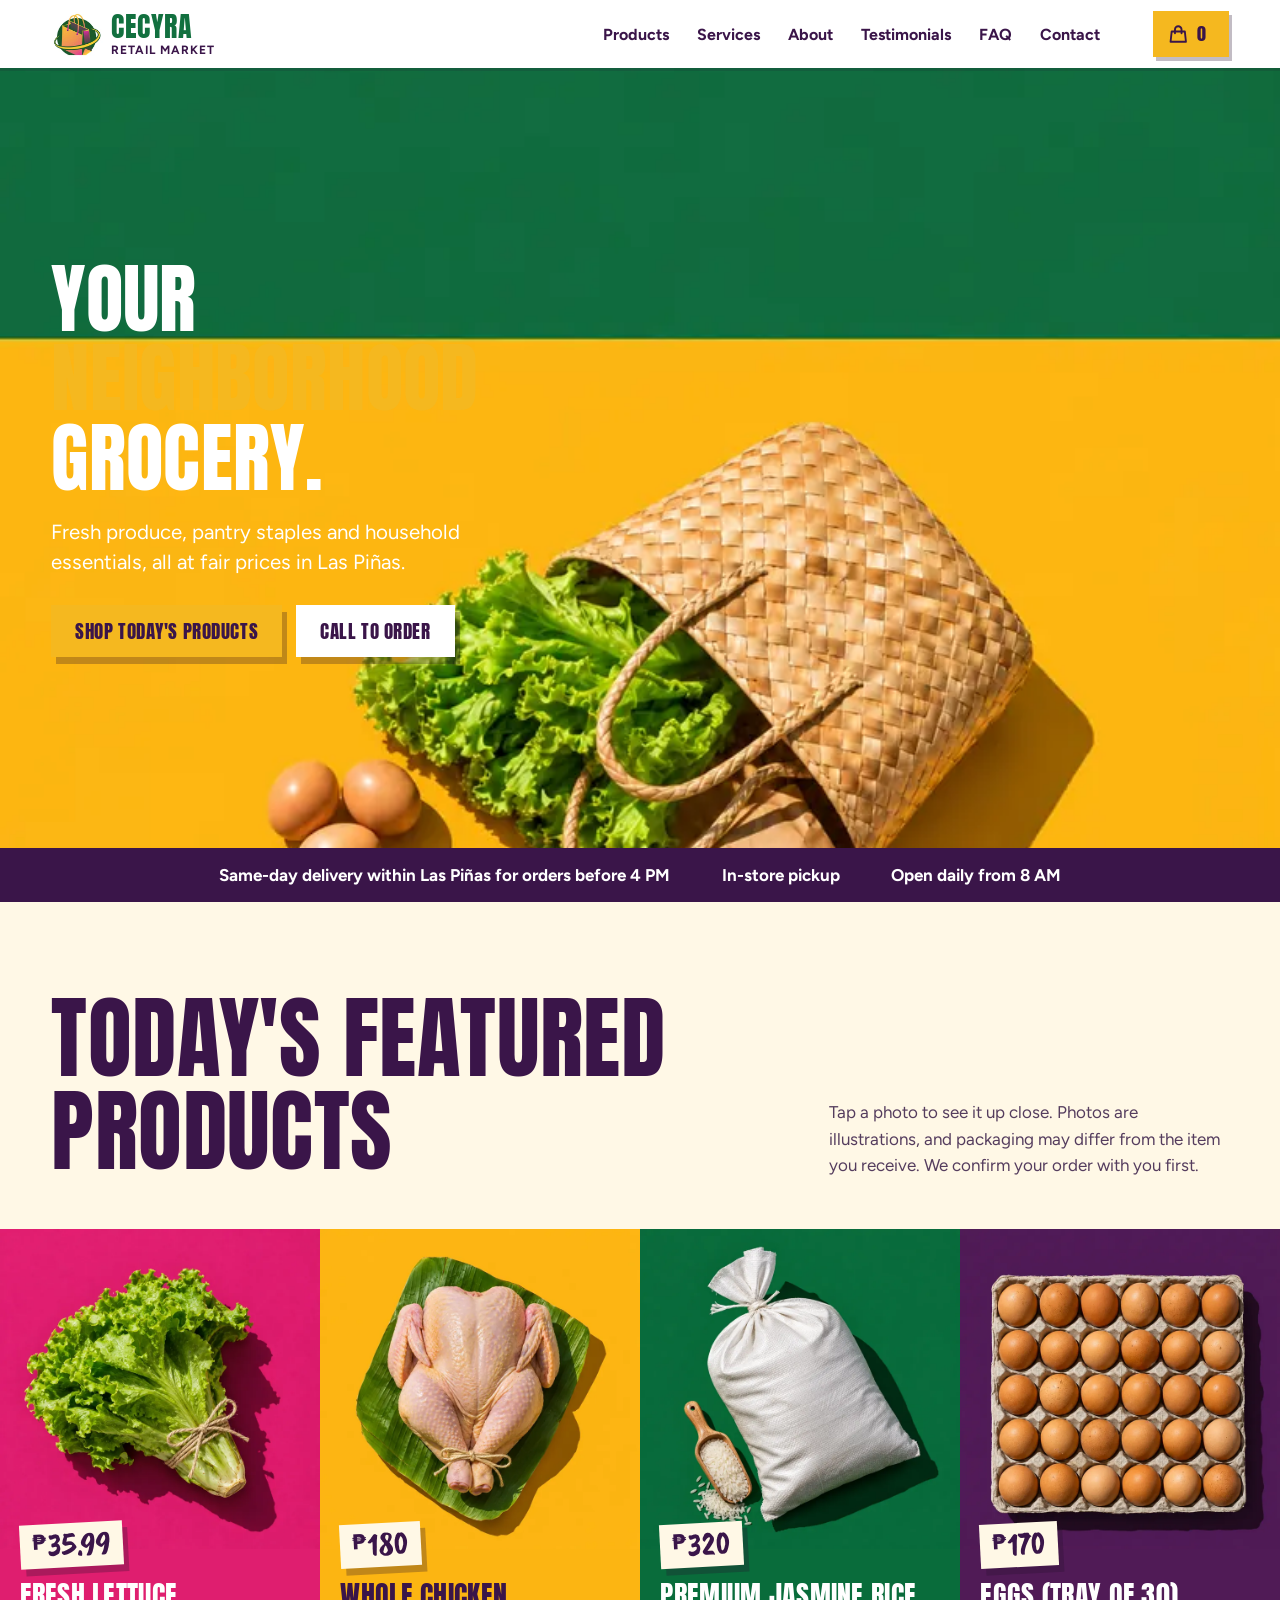
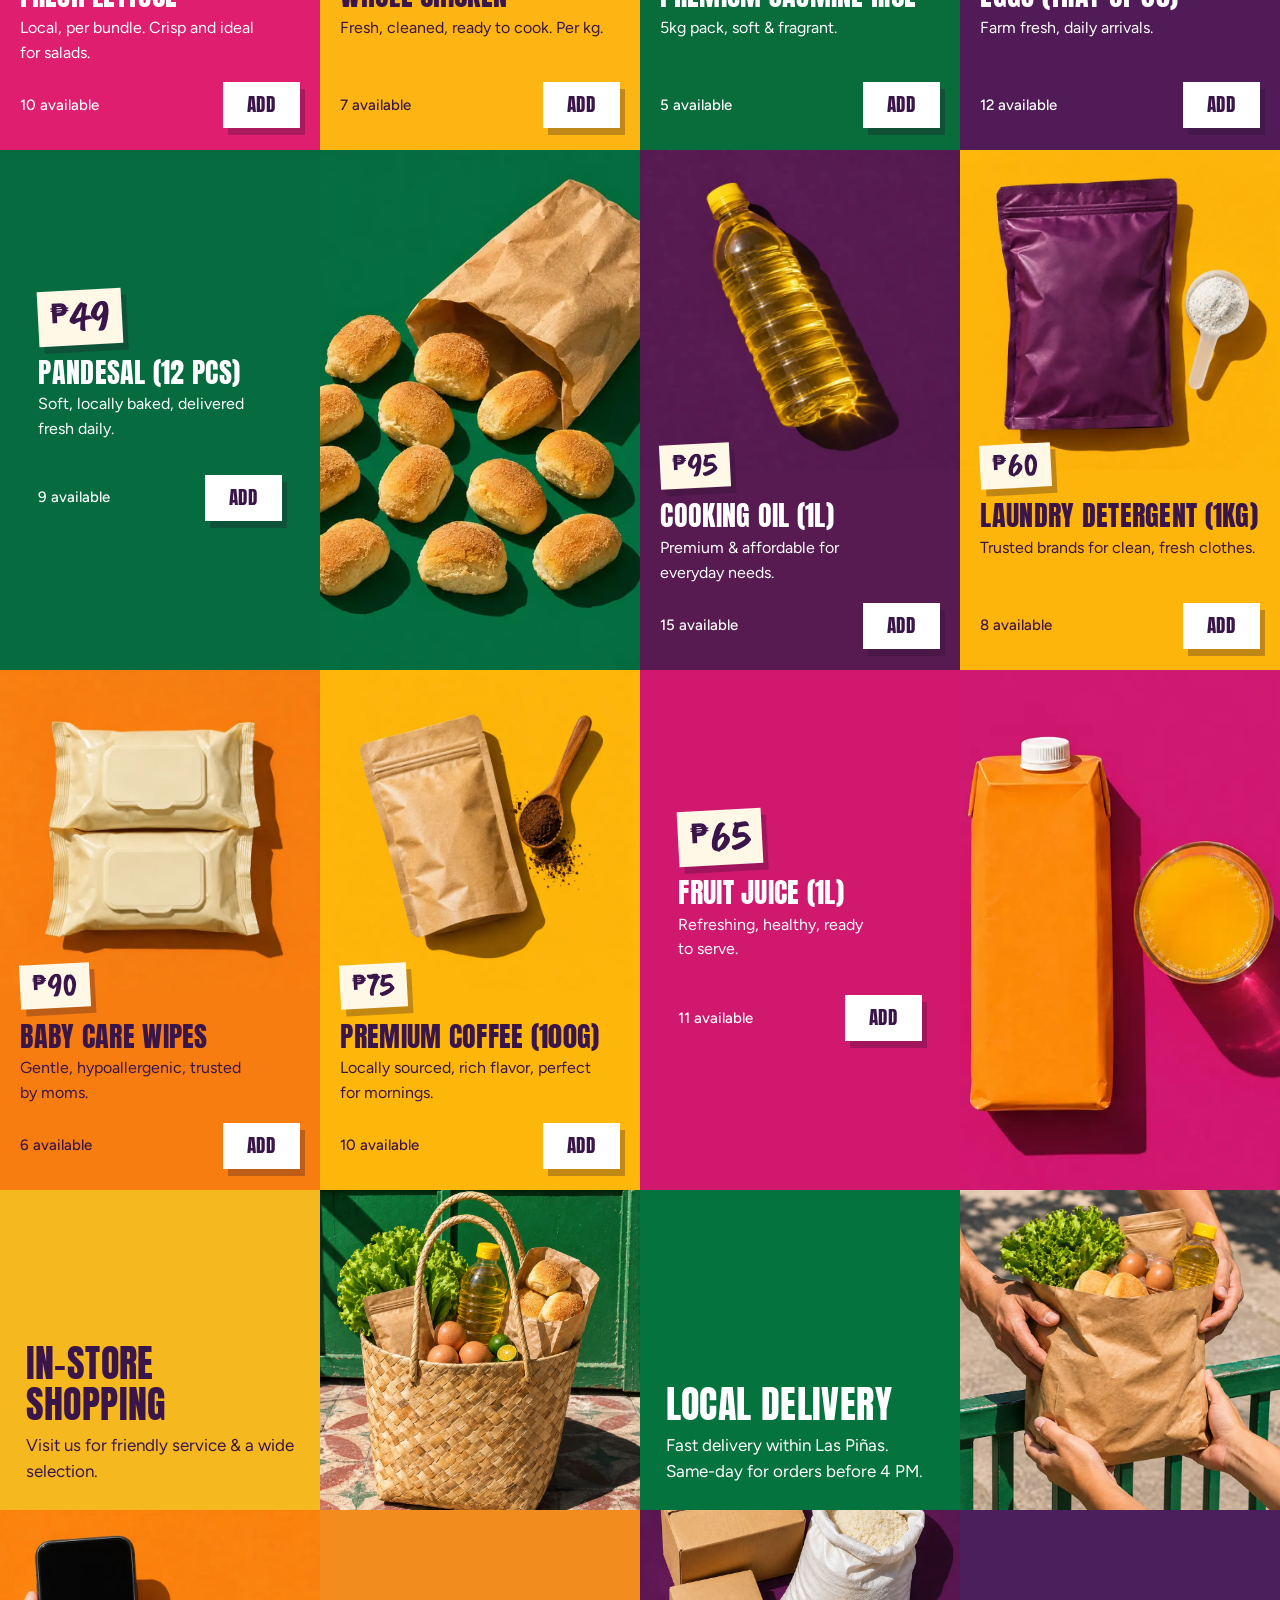
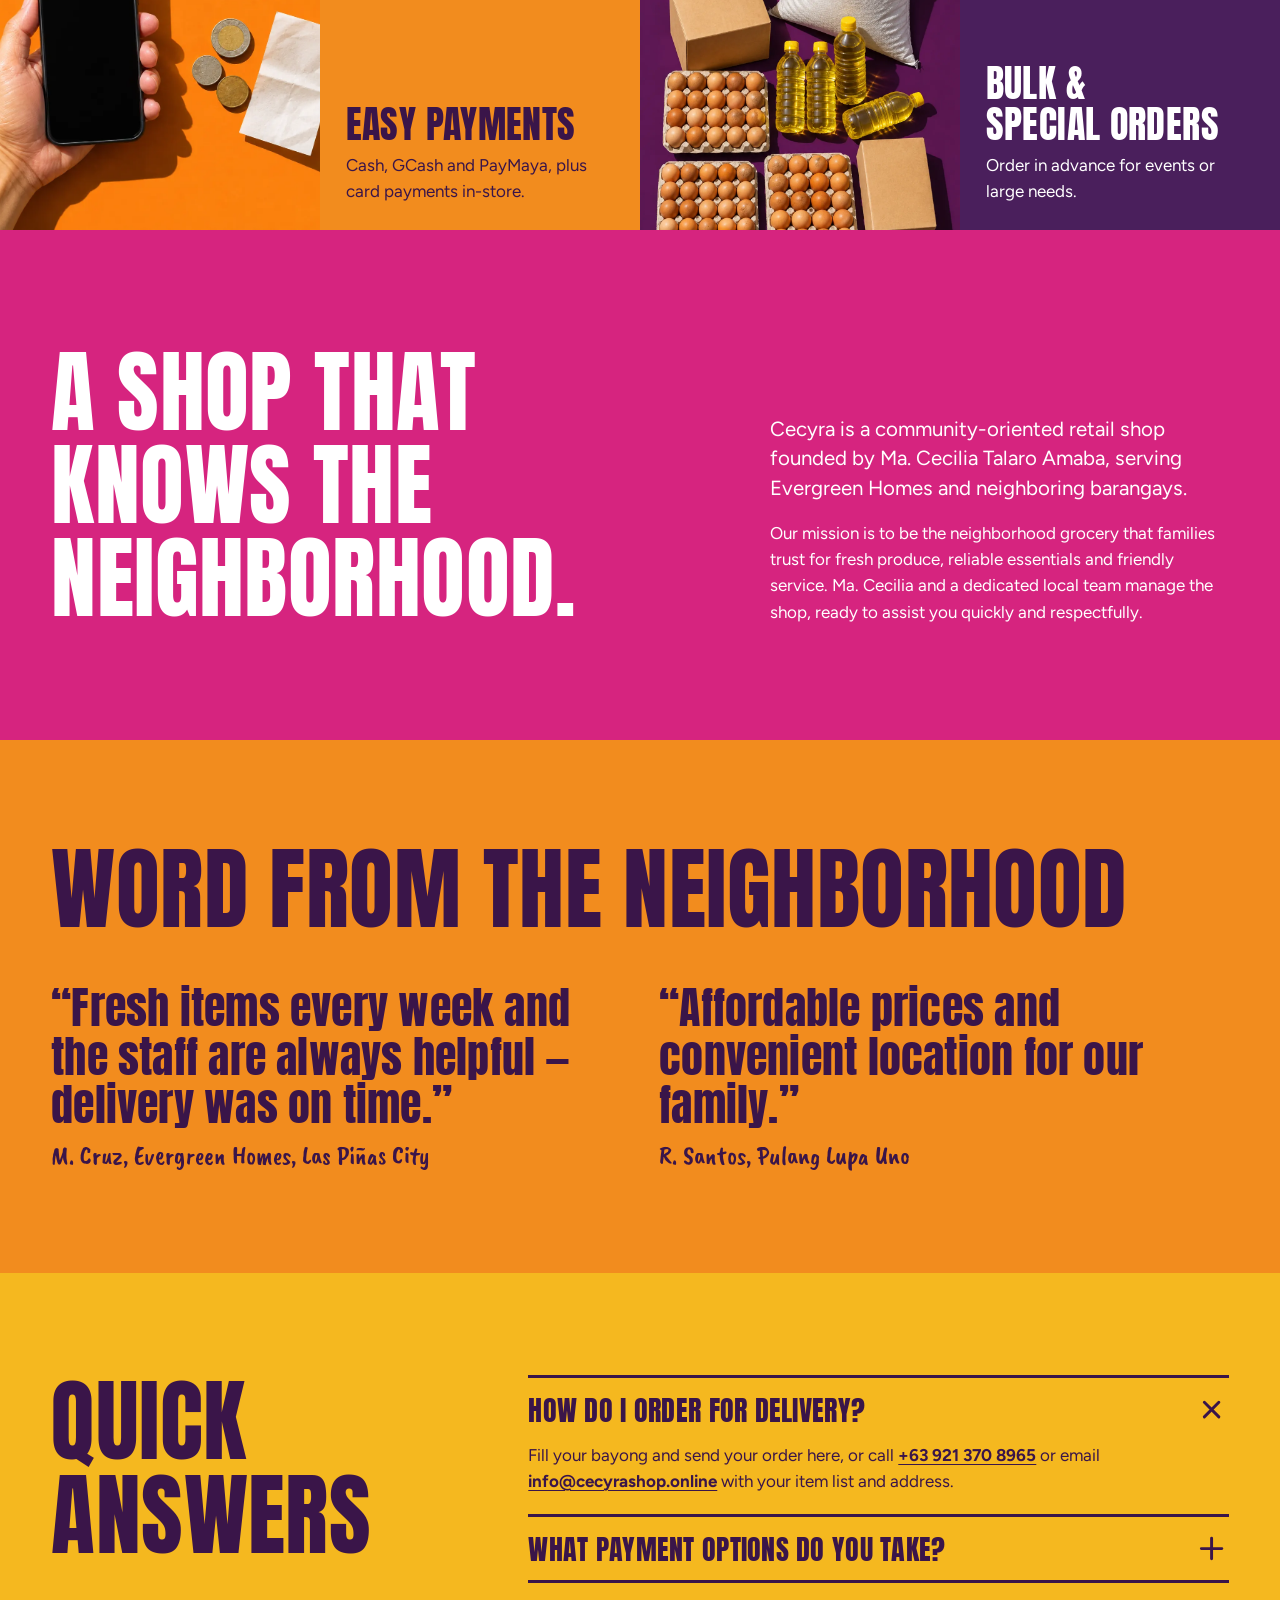
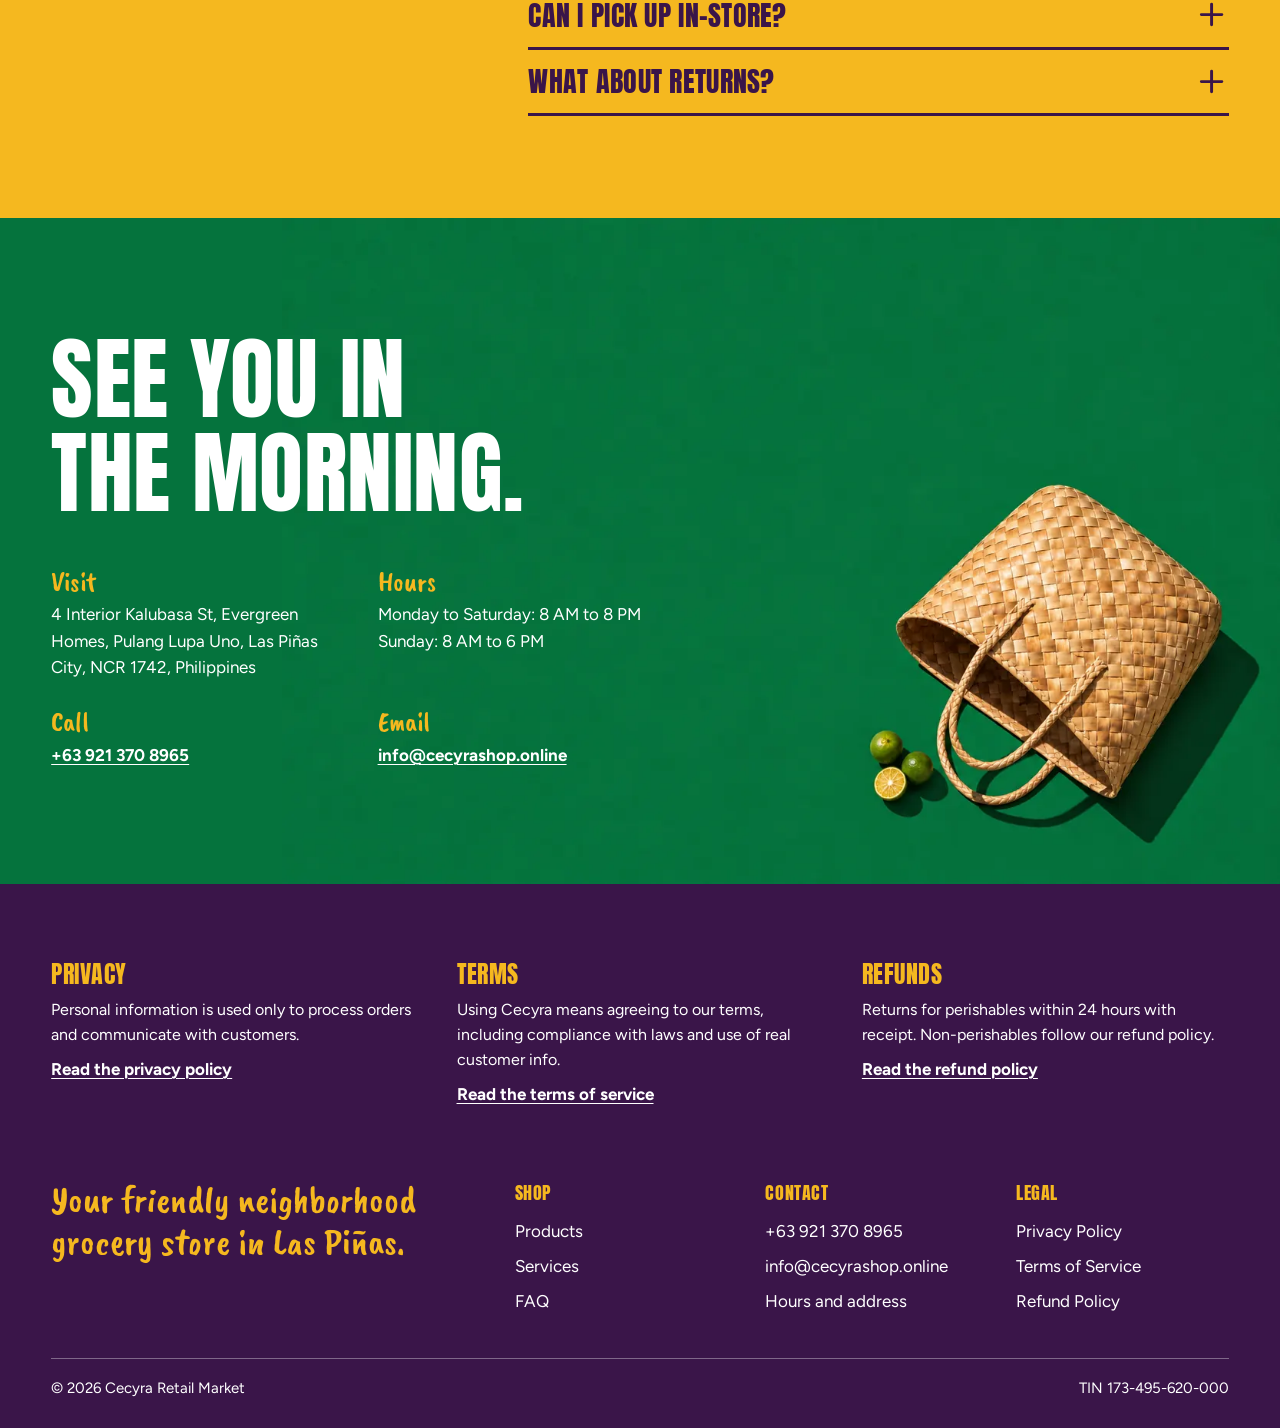
<file: index.html>
<!DOCTYPE html>
<html lang="en">
<head>
  <meta charset="UTF-8">
  <meta name="viewport" content="width=device-width, initial-scale=1">
  <title>Cecyra Retail Market | Neighborhood Grocery in Las Piñas</title>
  <meta name="description" content="Fresh produce, pantry staples and household essentials at fair prices. Same-day delivery within Las Piñas for orders before 4 PM, plus in-store pickup.">
  <meta name="theme-color" content="#097043">
  <link rel="icon" type="image/png" href="image/site/favicon.png">
  <link rel="preload" as="font" type="font/woff2" href="assets/fonts/Anton-latin.woff2" crossorigin>
  <link rel="stylesheet" href="assets/fonts.css">
  <link rel="stylesheet" href="assets/site.css">
  <link rel="canonical" href="https://cecyrashop.online/">
  <meta property="og:type" content="website">
  <meta property="og:title" content="Cecyra Retail Market">
  <meta property="og:description" content="Your friendly neighborhood grocery store in Las Piñas.">
  <meta property="og:url" content="https://cecyrashop.online/">
  <meta property="og:image" content="https://cecyrashop.online/image/site/og.jpg">
  <script type="application/ld+json">{"@context":"https://schema.org","@type":"GroceryStore","name":"Cecyra Retail Market","url":"https://cecyrashop.online/","email":"info@cecyrashop.online","telephone":"+639213708965","image":"https://cecyrashop.online/image/site/og.jpg","address":{"@type":"PostalAddress","streetAddress":"4 Interior Kalubasa St, Evergreen Homes, Pulang Lupa Uno","addressLocality":"Las Piñas City","addressRegion":"National Capital Region","postalCode":"1742","addressCountry":"PH"},"openingHours":["Mo-Sa 08:00-20:00","Su 08:00-18:00"]}</script>
</head>
<body>
  <a class="skip-link" href="#main">Skip to content</a>
  <svg width="0" height="0" style="position:absolute" aria-hidden="true">
    <symbol id="i-bag" viewBox="0 0 24 24"><path d="M5 9h14l1.2 11H3.8L5 9Z"/><path d="M8.5 11V7a3.5 3.5 0 0 1 7 0v4"/></symbol>
    <symbol id="i-menu" viewBox="0 0 24 24"><path d="M3 7h18M3 12h18M3 17h18"/></symbol>
    <symbol id="i-close" viewBox="0 0 24 24"><path d="m5 5 14 14M19 5 5 19"/></symbol>
    <symbol id="i-plus" viewBox="0 0 24 24"><path d="M12 5v14M5 12h14"/></symbol>
    <symbol id="i-minus" viewBox="0 0 24 24"><path d="M5 12h14"/></symbol>
  </svg>

  <header class="header" id="header">
    <nav class="nav wrap" aria-label="Main">
      <a href="index.html" class="brand" aria-label="Cecyra Retail Market, home">
        <img src="image/site/mark.webp" alt="" width="96" height="96">
        <span class="brand-name">Cecyra<small>Retail Market</small></span>
      </a>
      <ul class="nav-list" id="nav-list">
        <li><a href="#shop" class="nav-link">Products</a></li>
        <li><a href="#services" class="nav-link">Services</a></li>
        <li><a href="#about" class="nav-link">About</a></li>
        <li><a href="#testimonials" class="nav-link">Testimonials</a></li>
        <li><a href="#faq" class="nav-link">FAQ</a></li>
        <li><a href="#contact" class="nav-link">Contact</a></li>
        <li><button class="nav-close" id="nav-close" aria-label="Close menu"><svg class="icon" aria-hidden="true"><use href="#i-close"/></svg></button></li>
      </ul>
      <button class="cart-btn" id="cart-btn" aria-label="Open my bayong">
        <svg class="icon" aria-hidden="true"><use href="#i-bag"/></svg>
        <span class="cart-count">0</span><span class="cart-sum"></span>
      </button>
      <button class="nav-toggle" id="nav-toggle" aria-label="Open menu" aria-expanded="false" aria-controls="nav-list"><svg class="icon" aria-hidden="true"><use href="#i-menu"/></svg></button>
    </nav>
  </header>

  <div class="cart-overlay" id="cart-overlay"></div>
  <aside class="cart-sidebar" id="cart-sidebar" aria-label="My bayong">
    <div class="cart-head">
      <h2>My bayong</h2>
      <button class="cart-close" id="cart-close-btn" aria-label="Close"><svg class="icon" aria-hidden="true"><use href="#i-close"/></svg></button>
    </div>
    <div class="cart-items" id="cart-items"></div>
    <div class="cart-foot" id="cart-foot">
      <div class="cart-total"><span>Total, before any delivery fee</span><span class="price" id="cart-total"></span></div>
      <button class="block block--green" id="checkout-btn">Review my order</button>
      <p>Nothing to pay yet. We confirm your order first.</p>
    </div>
  </aside>
  <button class="bayong-bar" id="bayong-bar" hidden><svg class="icon" aria-hidden="true"><use href="#i-bag"/></svg><span id="bar-text"></span><b>View bayong</b></button>
  <div class="visually-hidden" id="cart-live" aria-live="polite"></div>

  <main id="main">
    <section class="hero" id="home" style="--hero:#097043">
      <picture>
        <source media="(max-width: 860px)" srcset="image/site/hero-market-mobile.webp">
        <img class="hero-img" src="image/site/hero-market.webp" width="1536" height="1024" fetchpriority="high" alt="A woven bayong spilling lettuce, eggs, pandesal, coffee and cooking oil onto yellow paper in bright morning sun.">
      </picture>
      <div class="hero-copy wrap">
        <h1 class="display"><span>Your</span> <span>neighborhood</span> <span>grocery.</span></h1>
        <p class="lede">Fresh produce, pantry staples and household essentials, all at fair prices in Las Piñas.</p>
        <div class="hero-actions">
          <a href="#shop" class="block block--yellow">Shop today's products</a>
          <a href="tel:+639213708965" class="block block--white">Call to order</a>
        </div>
      </div>
    </section>
    <p class="promise"><span>Same-day delivery within Las Piñas for orders before 4 PM</span><span>In-store pickup</span><span>Open daily from 8 AM</span></p>

    <section id="shop" aria-labelledby="shop-title">
      <div class="shop-head wrap">
        <h2 class="display" id="shop-title">Today's featured products</h2>
        <p>Tap a photo to see it up close. Photos are illustrations, and packaging may differ from the item you receive. We confirm your order with you first.</p>
      </div>
      <div class="products-grid" id="products-grid">
        <article class="tile product-card" data-id="1" style="--t:#df1e6f;--f:#fff">
          <button type="button" class="tile-photo" aria-pressed="false" aria-label="See Fresh Lettuce up close">
            <img class="shot" src="image/site/products/01-lettuce-shot.webp" width="760" height="760" loading="lazy" alt="A crisp bundle of green leaf lettuce tied with twine.">
            <img class="detail" src="image/site/products/01-lettuce-detail.webp" width="760" height="760" loading="lazy" alt="">
          </button>
          <div class="tile-body">
            <div class="price-tag price"><span class="cur">₱</span>35.99</div>
            <h3>Fresh Lettuce</h3>
            <p>Local, per bundle. Crisp and ideal for salads.</p>
            <div class="buy">
              <span class="stock">10 available</span>
              <button type="button" class="block product-add">Add</button>
              <span class="stepper" hidden>
                <button type="button" data-a="dec" aria-label="Remove one Fresh Lettuce"><svg class="icon" aria-hidden="true"><use href="#i-minus"/></svg></button>
                <output aria-label="Quantity of Fresh Lettuce">1</output>
                <button type="button" data-a="inc" aria-label="Add one more Fresh Lettuce"><svg class="icon" aria-hidden="true"><use href="#i-plus"/></svg></button>
              </span>
            </div>
          </div>
        </article>
        <article class="tile product-card" data-id="2" style="--t:#fcb512;--f:#3a1549">
          <button type="button" class="tile-photo" aria-pressed="false" aria-label="See Whole Chicken up close">
            <img class="shot" src="image/site/products/02-chicken-shot.webp" width="760" height="760" loading="lazy" alt="A whole raw chicken on a banana leaf.">
            <img class="detail" src="image/site/products/02-chicken-detail.webp" width="760" height="760" loading="lazy" alt="">
          </button>
          <div class="tile-body">
            <div class="price-tag price"><span class="cur">₱</span>180</div>
            <h3>Whole Chicken</h3>
            <p>Fresh, cleaned, ready to cook. Per kg.</p>
            <div class="buy">
              <span class="stock">7 available</span>
              <button type="button" class="block product-add">Add</button>
              <span class="stepper" hidden>
                <button type="button" data-a="dec" aria-label="Remove one Whole Chicken"><svg class="icon" aria-hidden="true"><use href="#i-minus"/></svg></button>
                <output aria-label="Quantity of Whole Chicken">1</output>
                <button type="button" data-a="inc" aria-label="Add one more Whole Chicken"><svg class="icon" aria-hidden="true"><use href="#i-plus"/></svg></button>
              </span>
            </div>
          </div>
        </article>
        <article class="tile product-card" data-id="3" style="--t:#096c3b;--f:#fff">
          <button type="button" class="tile-photo" aria-pressed="false" aria-label="See Premium Jasmine Rice up close">
            <img class="shot" src="image/site/products/03-rice-shot.webp" width="760" height="760" loading="lazy" alt="A blank white woven rice sack with a scoop of rice.">
            <img class="detail" src="image/site/products/03-rice-detail.webp" width="760" height="760" loading="lazy" alt="">
          </button>
          <div class="tile-body">
            <div class="price-tag price"><span class="cur">₱</span>320</div>
            <h3>Premium Jasmine Rice</h3>
            <p>5kg pack, soft &amp; fragrant.</p>
            <div class="buy">
              <span class="stock">5 available</span>
              <button type="button" class="block product-add">Add</button>
              <span class="stepper" hidden>
                <button type="button" data-a="dec" aria-label="Remove one Premium Jasmine Rice"><svg class="icon" aria-hidden="true"><use href="#i-minus"/></svg></button>
                <output aria-label="Quantity of Premium Jasmine Rice">1</output>
                <button type="button" data-a="inc" aria-label="Add one more Premium Jasmine Rice"><svg class="icon" aria-hidden="true"><use href="#i-plus"/></svg></button>
              </span>
            </div>
          </div>
        </article>
        <article class="tile product-card" data-id="4" style="--t:#501b56;--f:#fff">
          <button type="button" class="tile-photo" aria-pressed="false" aria-label="See Eggs (Tray of 30) up close">
            <img class="shot" src="image/site/products/04-eggs-shot.webp" width="760" height="760" loading="lazy" alt="A pulp tray holding 30 brown eggs.">
            <img class="detail" src="image/site/products/04-eggs-detail.webp" width="760" height="760" loading="lazy" alt="">
          </button>
          <div class="tile-body">
            <div class="price-tag price"><span class="cur">₱</span>170</div>
            <h3>Eggs (Tray of 30)</h3>
            <p>Farm fresh, daily arrivals.</p>
            <div class="buy">
              <span class="stock">12 available</span>
              <button type="button" class="block product-add">Add</button>
              <span class="stepper" hidden>
                <button type="button" data-a="dec" aria-label="Remove one Eggs (Tray of 30)"><svg class="icon" aria-hidden="true"><use href="#i-minus"/></svg></button>
                <output aria-label="Quantity of Eggs (Tray of 30)">1</output>
                <button type="button" data-a="inc" aria-label="Add one more Eggs (Tray of 30)"><svg class="icon" aria-hidden="true"><use href="#i-plus"/></svg></button>
              </span>
            </div>
          </div>
        </article>
        <article class="tile product-card tile--wide" data-id="5" style="--t:#066c40;--f:#fff">
          <button type="button" class="tile-photo" aria-pressed="false" aria-label="See Pandesal (12 pcs) up close">
            <img class="shot" src="image/site/products/05-pandesal-shot.webp" width="760" height="760" loading="lazy" alt="Twelve pandesal rolls spilling from a brown paper bag.">
            <img class="detail" src="image/site/products/05-pandesal-detail.webp" width="760" height="760" loading="lazy" alt="">
          </button>
          <div class="tile-body">
            <div class="price-tag price"><span class="cur">₱</span>49</div>
            <h3>Pandesal (12 pcs)</h3>
            <p>Soft, locally baked, delivered fresh daily.</p>
            <div class="buy">
              <span class="stock">9 available</span>
              <button type="button" class="block product-add">Add</button>
              <span class="stepper" hidden>
                <button type="button" data-a="dec" aria-label="Remove one Pandesal (12 pcs)"><svg class="icon" aria-hidden="true"><use href="#i-minus"/></svg></button>
                <output aria-label="Quantity of Pandesal (12 pcs)">1</output>
                <button type="button" data-a="inc" aria-label="Add one more Pandesal (12 pcs)"><svg class="icon" aria-hidden="true"><use href="#i-plus"/></svg></button>
              </span>
            </div>
          </div>
        </article>
        <article class="tile product-card" data-id="7" style="--t:#571b51;--f:#fff">
          <button type="button" class="tile-photo" aria-pressed="false" aria-label="See Cooking Oil (1L) up close">
            <img class="shot" src="image/site/products/07-oil-shot.webp" width="760" height="760" loading="lazy" alt="A clear bottle of golden cooking oil.">
            <img class="detail" src="image/site/products/07-oil-detail.webp" width="760" height="760" loading="lazy" alt="">
          </button>
          <div class="tile-body">
            <div class="price-tag price"><span class="cur">₱</span>95</div>
            <h3>Cooking Oil (1L)</h3>
            <p>Premium &amp; affordable for everyday needs.</p>
            <div class="buy">
              <span class="stock">15 available</span>
              <button type="button" class="block product-add">Add</button>
              <span class="stepper" hidden>
                <button type="button" data-a="dec" aria-label="Remove one Cooking Oil (1L)"><svg class="icon" aria-hidden="true"><use href="#i-minus"/></svg></button>
                <output aria-label="Quantity of Cooking Oil (1L)">1</output>
                <button type="button" data-a="inc" aria-label="Add one more Cooking Oil (1L)"><svg class="icon" aria-hidden="true"><use href="#i-plus"/></svg></button>
              </span>
            </div>
          </div>
        </article>
        <article class="tile product-card" data-id="6" style="--t:#fdb50b;--f:#3a1549">
          <button type="button" class="tile-photo" aria-pressed="false" aria-label="See Laundry Detergent (1kg) up close">
            <img class="shot" src="image/site/products/06-detergent-shot.webp" width="760" height="760" loading="lazy" alt="A blank purple pouch of laundry detergent with a scoop of powder.">
            <img class="detail" src="image/site/products/06-detergent-detail.webp" width="760" height="760" loading="lazy" alt="">
          </button>
          <div class="tile-body">
            <div class="price-tag price"><span class="cur">₱</span>60</div>
            <h3>Laundry Detergent (1kg)</h3>
            <p>Trusted brands for clean, fresh clothes.</p>
            <div class="buy">
              <span class="stock">8 available</span>
              <button type="button" class="block product-add">Add</button>
              <span class="stepper" hidden>
                <button type="button" data-a="dec" aria-label="Remove one Laundry Detergent (1kg)"><svg class="icon" aria-hidden="true"><use href="#i-minus"/></svg></button>
                <output aria-label="Quantity of Laundry Detergent (1kg)">1</output>
                <button type="button" data-a="inc" aria-label="Add one more Laundry Detergent (1kg)"><svg class="icon" aria-hidden="true"><use href="#i-plus"/></svg></button>
              </span>
            </div>
          </div>
        </article>
        <article class="tile product-card" data-id="8" style="--t:#f77d11;--f:#3a1549">
          <button type="button" class="tile-photo" aria-pressed="false" aria-label="See Baby Care Wipes up close">
            <img class="shot" src="image/site/products/08-wipes-shot.webp" width="760" height="760" loading="lazy" alt="Two blank packs of baby wipes.">
            <img class="detail" src="image/site/products/08-wipes-detail.webp" width="760" height="760" loading="lazy" alt="">
          </button>
          <div class="tile-body">
            <div class="price-tag price"><span class="cur">₱</span>90</div>
            <h3>Baby Care Wipes</h3>
            <p>Gentle, hypoallergenic, trusted by moms.</p>
            <div class="buy">
              <span class="stock">6 available</span>
              <button type="button" class="block product-add">Add</button>
              <span class="stepper" hidden>
                <button type="button" data-a="dec" aria-label="Remove one Baby Care Wipes"><svg class="icon" aria-hidden="true"><use href="#i-minus"/></svg></button>
                <output aria-label="Quantity of Baby Care Wipes">1</output>
                <button type="button" data-a="inc" aria-label="Add one more Baby Care Wipes"><svg class="icon" aria-hidden="true"><use href="#i-plus"/></svg></button>
              </span>
            </div>
          </div>
        </article>
        <article class="tile product-card" data-id="9" style="--t:#fdb60a;--f:#3a1549">
          <button type="button" class="tile-photo" aria-pressed="false" aria-label="See Premium Coffee (100g) up close">
            <img class="shot" src="image/site/products/09-coffee-shot.webp" width="760" height="760" loading="lazy" alt="A blank kraft coffee pouch with a spoon of ground coffee.">
            <img class="detail" src="image/site/products/09-coffee-detail.webp" width="760" height="760" loading="lazy" alt="">
          </button>
          <div class="tile-body">
            <div class="price-tag price"><span class="cur">₱</span>75</div>
            <h3>Premium Coffee (100g)</h3>
            <p>Locally sourced, rich flavor, perfect for mornings.</p>
            <div class="buy">
              <span class="stock">10 available</span>
              <button type="button" class="block product-add">Add</button>
              <span class="stepper" hidden>
                <button type="button" data-a="dec" aria-label="Remove one Premium Coffee (100g)"><svg class="icon" aria-hidden="true"><use href="#i-minus"/></svg></button>
                <output aria-label="Quantity of Premium Coffee (100g)">1</output>
                <button type="button" data-a="inc" aria-label="Add one more Premium Coffee (100g)"><svg class="icon" aria-hidden="true"><use href="#i-plus"/></svg></button>
              </span>
            </div>
          </div>
        </article>
        <article class="tile product-card tile--wide" data-id="10" style="--t:#d0186f;--f:#fff">
          <button type="button" class="tile-photo" aria-pressed="false" aria-label="See Fruit Juice (1L) up close">
            <img class="shot" src="image/site/products/10-juice-shot.webp" width="760" height="760" loading="lazy" alt="A blank orange juice carton beside a glass of juice.">
            <img class="detail" src="image/site/products/10-juice-detail.webp" width="760" height="760" loading="lazy" alt="">
          </button>
          <div class="tile-body">
            <div class="price-tag price"><span class="cur">₱</span>65</div>
            <h3>Fruit Juice (1L)</h3>
            <p>Refreshing, healthy, ready to serve.</p>
            <div class="buy">
              <span class="stock">11 available</span>
              <button type="button" class="block product-add">Add</button>
              <span class="stepper" hidden>
                <button type="button" data-a="dec" aria-label="Remove one Fruit Juice (1L)"><svg class="icon" aria-hidden="true"><use href="#i-minus"/></svg></button>
                <output aria-label="Quantity of Fruit Juice (1L)">1</output>
                <button type="button" data-a="inc" aria-label="Add one more Fruit Juice (1L)"><svg class="icon" aria-hidden="true"><use href="#i-plus"/></svg></button>
              </span>
            </div>
          </div>
        </article>
      </div>
    </section>

    <section id="services" class="services" aria-label="Services">
      <div class="svc-text" style="--t:#F5B81F;--f:#3a1549"><h2>In-store shopping</h2><p>Visit us for friendly service &amp; a wide selection.</p></div>
      <img src="image/site/editorial/bayong-doorstep.webp" width="1024" height="1536" loading="lazy" alt="A bayong full of groceries on a patterned tile floor by a green gate.">
      <div class="svc-text" style="--t:#05733d;--f:#fff"><h2>Local delivery</h2><p>Fast delivery within Las Piñas. Same-day for orders before 4 PM.</p></div>
      <img src="image/site/editorial/delivery-handoff.webp" width="1536" height="1024" loading="lazy" alt="Hands passing a paper grocery bag over a green gate.">
      <img class="svc-b" src="image/site/editorial/payment-hands.webp" width="1536" height="1024" loading="lazy" alt="A hand holding a phone beside a few coins on orange paper.">
      <div class="svc-text" style="--t:#F28C1E;--f:#3a1549"><h2>Easy payments</h2><p>Cash, GCash and PayMaya, plus card payments in-store.</p></div>
      <img class="svc-b" src="image/site/editorial/bulk-order.webp" width="1024" height="1536" loading="lazy" alt="Cartons, a rice sack, egg trays and oil bottles arranged on purple paper.">
      <div class="svc-text" style="--t:#4A1F5C;--f:#fff"><h2>Bulk &amp; special orders</h2><p>Order in advance for events or large needs.</p></div>
    </section>

    <section class="about" id="about" aria-labelledby="about-title">
      <div class="wrap about-grid">
        <h2 class="display" id="about-title">A shop that knows the neighborhood.</h2>
        <div class="about-copy">
          <p class="lede">Cecyra is a community-oriented retail shop founded by Ma. Cecilia Talaro Amaba, serving Evergreen Homes and neighboring barangays.</p>
          <p>Our mission is to be the neighborhood grocery that families trust for fresh produce, reliable essentials and friendly service. Ma. Cecilia and a dedicated local team manage the shop, ready to assist you quickly and respectfully.</p>
        </div>
      </div>
    </section>

    <section class="voices voices--cecyra" id="testimonials" aria-labelledby="voices-title">
      <div class="wrap">
        <h2 id="voices-title" class="display">Word from the neighborhood</h2>
        <div class="voices-grid voices-grid--2">
          <figure class="voice">
            <blockquote>“Fresh items every week and the staff are always helpful — delivery was on time.”</blockquote>
            <figcaption>M. Cruz, Evergreen Homes, Las Piñas City</figcaption>
          </figure>
          <figure class="voice">
            <blockquote>“Affordable prices and convenient location for our family.”</blockquote>
            <figcaption>R. Santos, Pulang Lupa Uno</figcaption>
          </figure>
        </div>
      </div>
    </section>

    <section class="faq" id="faq" aria-labelledby="faq-title">
      <div class="wrap faq-grid">
        <h2 class="display" id="faq-title">Quick answers</h2>
        <div class="faq-list">
          <details open><summary>How do I order for delivery?<svg class="icon" aria-hidden="true"><use href="#i-plus"/></svg></summary><p>Fill your bayong and send your order here, or call <a href="tel:+639213708965">+63 921 370 8965</a> or email <a href="mailto:info@cecyrashop.online">info@cecyrashop.online</a> with your item list and address.</p></details>
          <details><summary>What payment options do you take?<svg class="icon" aria-hidden="true"><use href="#i-plus"/></svg></summary><p>Cash, GCash, PayMaya, and in-store card payments.</p></details>
          <details><summary>Can I pick up in-store?<svg class="icon" aria-hidden="true"><use href="#i-plus"/></svg></summary><p>Yes. Choose store pickup when ordering and tell us your pickup time.</p></details>
          <details><summary>What about returns?<svg class="icon" aria-hidden="true"><use href="#i-plus"/></svg></summary><p>Perishables: replacement or refund within 24 hours with receipt. Non-perishables: see our <a href="refund-policy.html">refund policy</a>.</p></details>
        </div>
      </div>
    </section>

    <section class="contact" id="contact" aria-labelledby="contact-title" style="--c:#05733d">
      <img src="image/site/editorial/closing-morning.webp" width="1536" height="1024" loading="lazy" alt="">
      <div class="wrap">
        <h2 class="display" id="contact-title">See you in the morning.</h2>
        <address class="contact-grid">
          <div><h3>Visit</h3>4 Interior Kalubasa St, Evergreen Homes, Pulang Lupa Uno, Las Piñas City, NCR 1742, Philippines</div>
          <div><h3>Hours</h3>Monday to Saturday: 8 AM to 8 PM<br>Sunday: 8 AM to 6 PM</div>
          <div><h3>Call</h3><a href="tel:+639213708965">+63 921 370 8965</a></div>
          <div><h3>Email</h3><a href="mailto:info@cecyrashop.online">info@cecyrashop.online</a></div>
        </address>
      </div>
    </section>

    <section class="policies" id="policies" aria-label="Policies">
      <ul class="wrap policy-list">
        <li><h2>Privacy</h2><p>Personal information is used only to process orders and communicate with customers.</p><a href="privacy-policy.html">Read the privacy policy</a></li>
        <li><h2>Terms</h2><p>Using Cecyra means agreeing to our terms, including compliance with laws and use of real customer info.</p><a href="terms.html">Read the terms of service</a></li>
        <li><h2>Refunds</h2><p>Returns for perishables within 24 hours with receipt. Non-perishables follow our refund policy.</p><a href="refund-policy.html">Read the refund policy</a></li>
      </ul>
    </section>
  </main>

  <footer class="footer">
    <div class="wrap">
      <div class="footer-top">
        <p class="footer-line">Your friendly neighborhood grocery store in Las Piñas.</p>
        <div><h2>Shop</h2><ul><li><a href="index.html#shop">Products</a></li><li><a href="index.html#services">Services</a></li><li><a href="index.html#faq">FAQ</a></li></ul></div>
        <div><h2>Contact</h2><ul><li><a href="tel:+639213708965">+63 921 370 8965</a></li><li><a href="mailto:info@cecyrashop.online">info@cecyrashop.online</a></li><li><a href="index.html#contact">Hours and address</a></li></ul></div>
        <div><h2>Legal</h2><ul><li><a href="privacy-policy.html">Privacy Policy</a></li><li><a href="terms.html">Terms of Service</a></li><li><a href="refund-policy.html">Refund Policy</a></li></ul></div>
      </div>
      <div class="footer-bottom"><span>&copy; <span class="footer-year">2026</span> Cecyra Retail Market</span><span>TIN 173-495-620-000</span></div>
    </div>
  </footer>
  <script src="assets/site.js"></script>
</body>
</html>
</file>
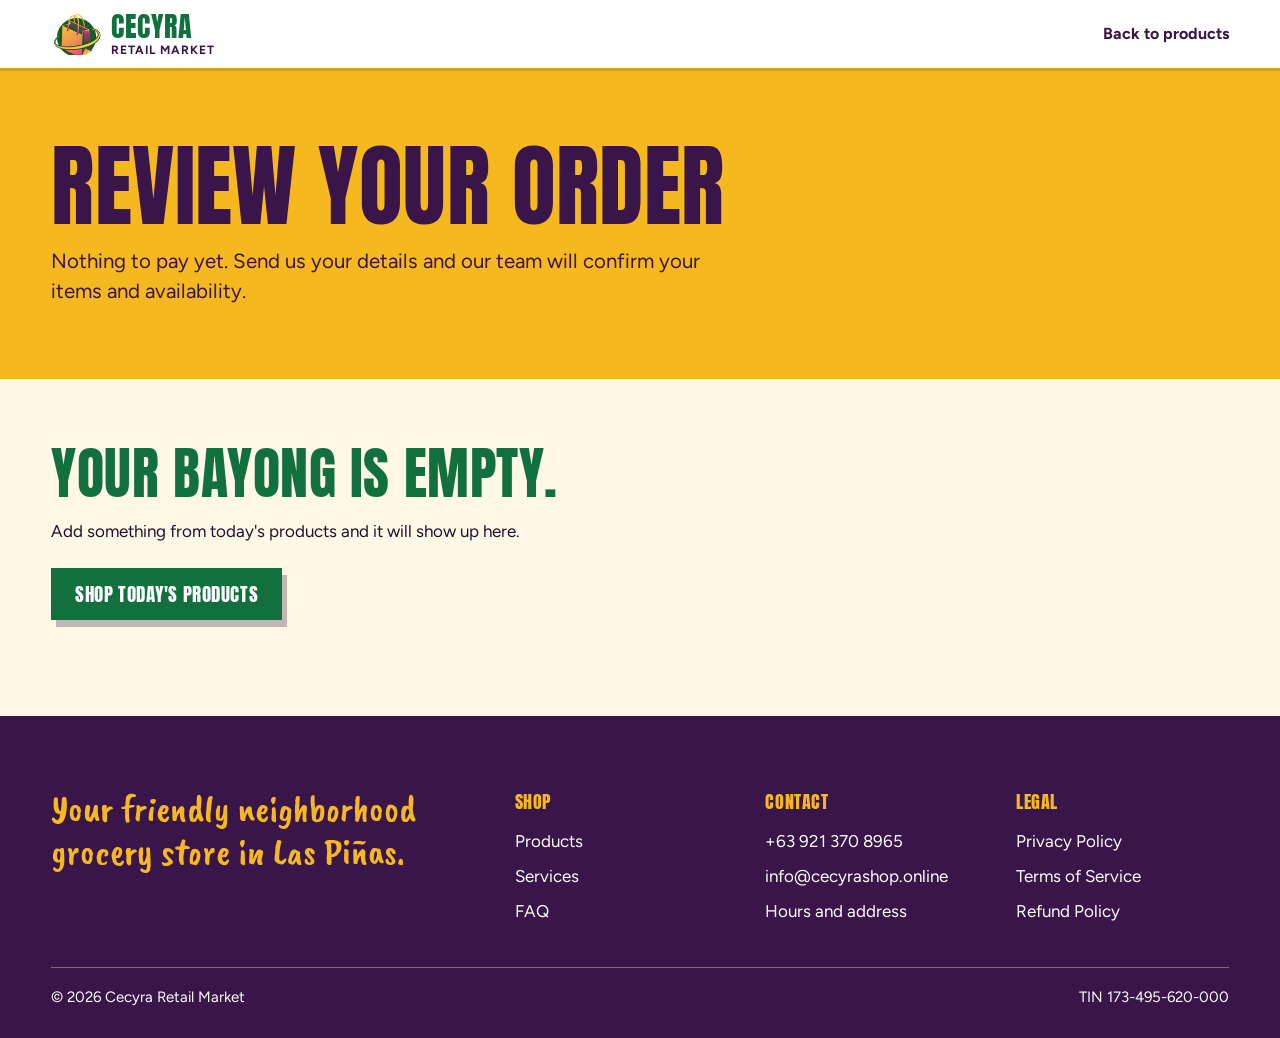
<file: order-summary.html>
<!DOCTYPE html>
<html lang="en">
<head>
  <meta charset="UTF-8">
  <meta name="viewport" content="width=device-width, initial-scale=1">
  <title>Review Your Order | Cecyra Retail Market</title>
  <meta name="theme-color" content="#097043">
  <link rel="icon" type="image/png" href="image/site/favicon.png">
  <link rel="preload" as="font" type="font/woff2" href="assets/fonts/Anton-latin.woff2" crossorigin>
  <link rel="stylesheet" href="assets/fonts.css">
  <link rel="stylesheet" href="assets/site.css">
  <meta name="robots" content="noindex">
</head>
<body>
  <a class="skip-link" href="#main">Skip to content</a>
  <svg width="0" height="0" style="position:absolute" aria-hidden="true">
    <symbol id="i-bag" viewBox="0 0 24 24"><path d="M5 9h14l1.2 11H3.8L5 9Z"/><path d="M8.5 11V7a3.5 3.5 0 0 1 7 0v4"/></symbol>
    <symbol id="i-menu" viewBox="0 0 24 24"><path d="M3 7h18M3 12h18M3 17h18"/></symbol>
    <symbol id="i-close" viewBox="0 0 24 24"><path d="m5 5 14 14M19 5 5 19"/></symbol>
    <symbol id="i-plus" viewBox="0 0 24 24"><path d="M12 5v14M5 12h14"/></symbol>
    <symbol id="i-minus" viewBox="0 0 24 24"><path d="M5 12h14"/></symbol>
  </svg>

  <header class="header">
    <nav class="nav wrap" aria-label="Main">
      <a href="index.html" class="brand" aria-label="Cecyra Retail Market, home">
        <img src="image/site/mark.webp" alt="" width="96" height="96">
        <span class="brand-name">Cecyra<small>Retail Market</small></span>
      </a>
      <a href="index.html#shop" class="nav-link">Back to products</a>
    </nav>
  </header>
  <main id="main">
    <section class="page-head" id="order-intro"><div class="wrap">
      <h1 class="display">Review your order</h1>
      <p class="lede">Nothing to pay yet. Send us your details and our team will confirm your items and availability.</p>
    </div></section>
    <div class="page-body wrap">
      <div class="order" id="order-layout">
        <section aria-labelledby="details-title">
          <h2 id="details-title">Your details</h2>
          <form id="checkout-form">
            <div class="field"><label for="customer-name">Full name</label><input type="text" id="customer-name" required maxlength="80" autocomplete="name" aria-describedby="customer-name-error"><p class="field-error" id="customer-name-error"></p></div>
            <div class="field"><label for="customer-contact">Mobile number</label><input type="tel" id="customer-contact" required pattern="09\d{9}|\+639\d{9}" maxlength="13" autocomplete="tel" inputmode="tel" aria-describedby="customer-contact-hint customer-contact-error"><p class="field-hint" id="customer-contact-hint">Example: 09171234567 or +639171234567</p><p class="field-error" id="customer-contact-error"></p></div>
            <fieldset class="field choice"><legend>How do you want to get your order?</legend>
              <label><input type="radio" name="fulfil" value="Delivery" checked> Delivery within Las Piñas</label>
              <label><input type="radio" name="fulfil" value="Store pickup"> Store pickup</label>
            </fieldset>
            <div class="field" id="address-field"><label for="customer-address">Delivery address</label><textarea id="customer-address" rows="3" maxlength="180" autocomplete="street-address" aria-describedby="customer-address-error"></textarea><p class="field-error" id="customer-address-error"></p></div>
            <div class="field" id="pickup-field" hidden><label for="customer-pickup">Pickup time</label><input type="text" id="customer-pickup" maxlength="60" placeholder="Example: Saturday, 10 AM" aria-describedby="customer-pickup-error"><p class="field-error" id="customer-pickup-error"></p></div>
            <div class="field"><label for="customer-payment">Payment method</label>
              <select id="customer-payment" required aria-describedby="customer-payment-error"><option value="" disabled selected>Select a payment method</option><option>GCash</option><option>PayMaya</option><option>Cash</option><option>Card (in-store only)</option></select><p class="field-error" id="customer-payment-error"></p></div>
            <div class="field"><label for="customer-notes">Order notes <span>(optional)</span></label><textarea id="customer-notes" rows="2" maxlength="300"></textarea></div>
            <button type="submit" class="block block--green order-submit" id="checkout-btn-submit">Send my order</button>
          </form>
        </section>
        <aside class="ticket" aria-labelledby="ticket-title">
          <h2 id="ticket-title">Your order</h2>
          <table id="summary-cart-list"><thead><tr><th scope="col">Item</th><th scope="col">Subtotal</th></tr></thead><tbody id="summary-cart-body"></tbody></table>
          <div class="ticket-total"><span>Total, before any delivery fee</span><span class="price" id="summary-cart-total"></span></div>
          <p class="ticket-note"><a href="index.html#shop">Change my order</a></p>
        </aside>
      </div>
      <div class="sent" id="order-empty" hidden>
        <h2>Your bayong is empty.</h2>
        <p>Add something from today's products and it will show up here.</p>
        <div class="sent-actions"><a class="block block--green" href="index.html#shop">Shop today's products</a></div>
      </div>
      <div class="sent" id="order-sent" hidden>
        <h2 id="order-sent-title" tabindex="-1">One last step: send your order</h2>
        <p>Your email app should open with your order written out. Press send there, and our team will contact you to confirm it.</p>
        <div class="sent-actions">
          <a class="block block--green" id="sent-email" href="mailto:info@cecyrashop.online">Open the email again</a>
          <a class="block block--yellow" href="tel:+639213708965">Call +63 921 370 8965</a>
        </div>
        <p class="sent-note">After you confirm the details with our team, you will receive a payment link where needed. Please complete payment within 24 hours. Unpaid orders are cancelled after that.</p>
        <div class="sent-copy"><button type="button" class="block block--yellow" id="sent-copy-btn">Copy my order</button><pre id="sent-text"></pre></div>
      </div>
    </div>
  </main>
  <footer class="footer">
    <div class="wrap">
      <div class="footer-top">
        <p class="footer-line">Your friendly neighborhood grocery store in Las Piñas.</p>
        <div><h2>Shop</h2><ul><li><a href="index.html#shop">Products</a></li><li><a href="index.html#services">Services</a></li><li><a href="index.html#faq">FAQ</a></li></ul></div>
        <div><h2>Contact</h2><ul><li><a href="tel:+639213708965">+63 921 370 8965</a></li><li><a href="mailto:info@cecyrashop.online">info@cecyrashop.online</a></li><li><a href="index.html#contact">Hours and address</a></li></ul></div>
        <div><h2>Legal</h2><ul><li><a href="privacy-policy.html">Privacy Policy</a></li><li><a href="terms.html">Terms of Service</a></li><li><a href="refund-policy.html">Refund Policy</a></li></ul></div>
      </div>
      <div class="footer-bottom"><span>&copy; <span class="footer-year">2026</span> Cecyra Retail Market</span><span>TIN 173-495-620-000</span></div>
    </div>
  </footer>
  <script src="assets/site.js"></script>
</body>
</html>
</file>
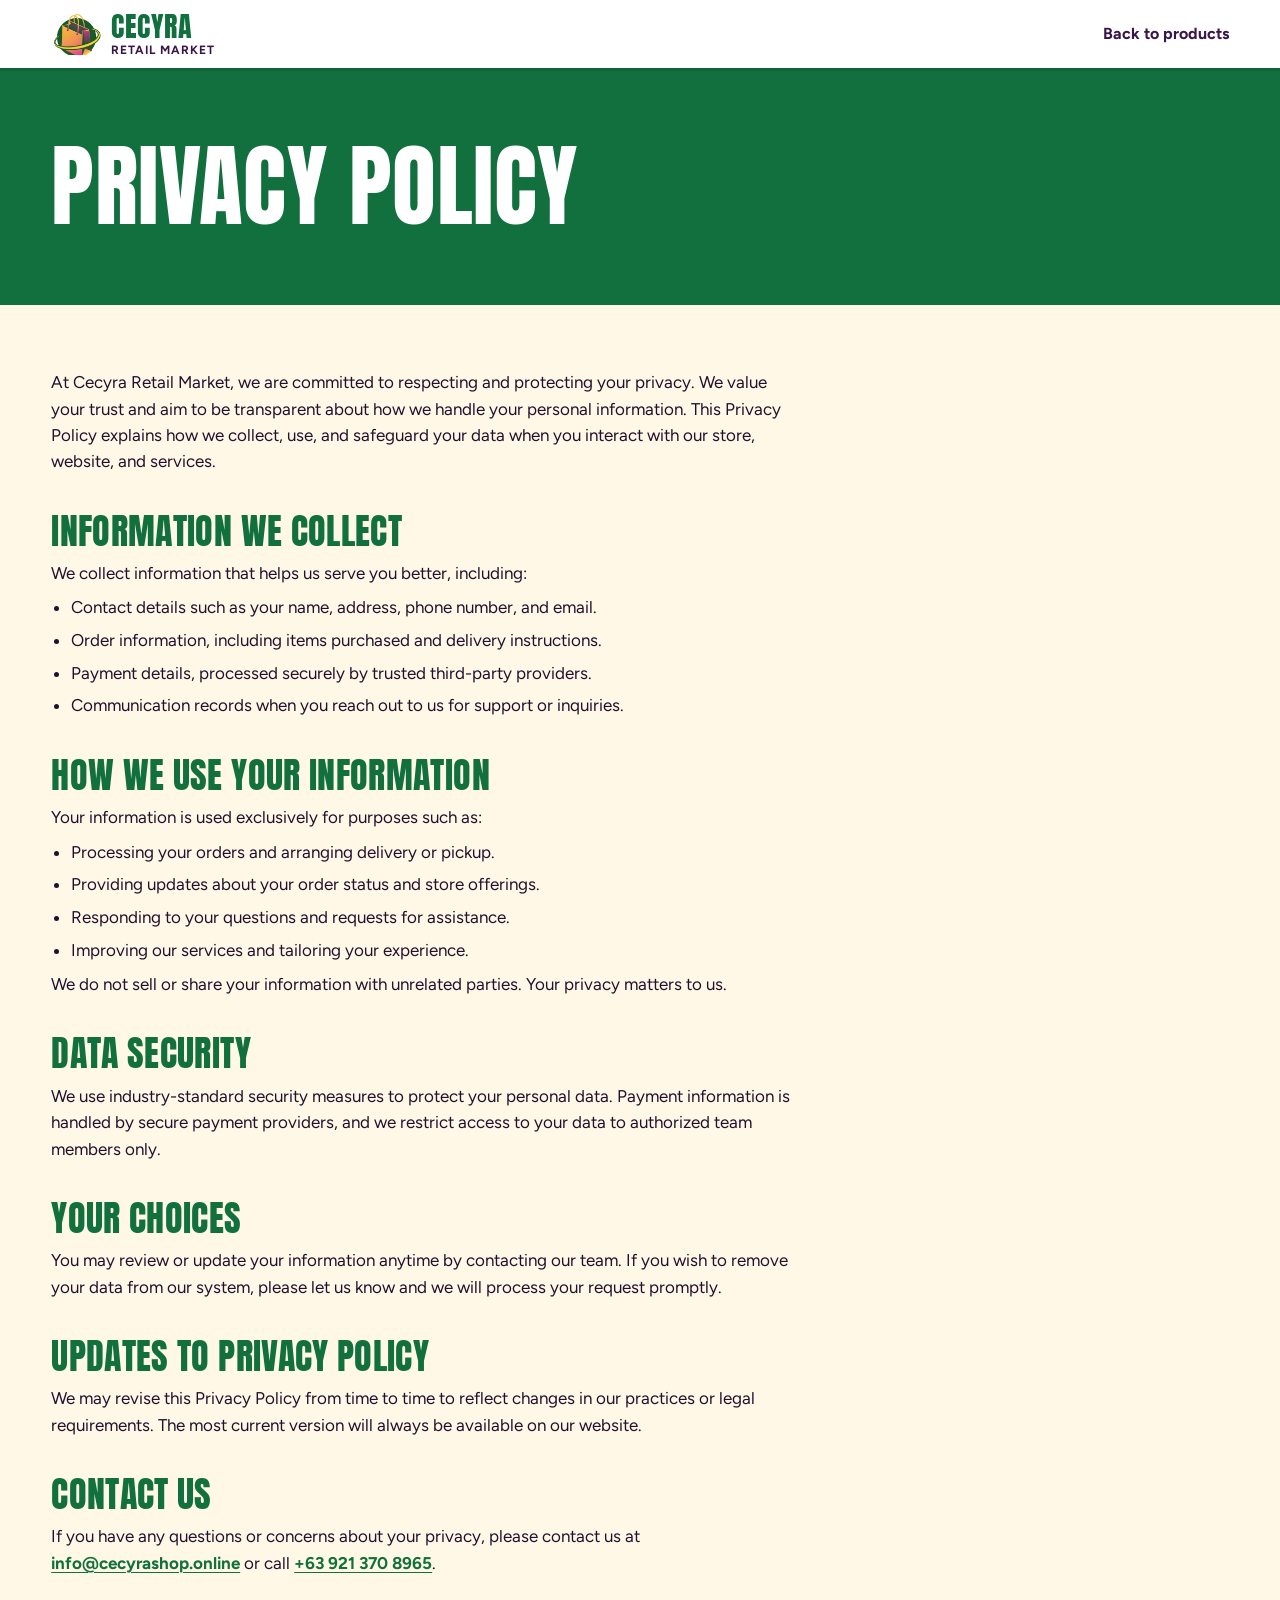
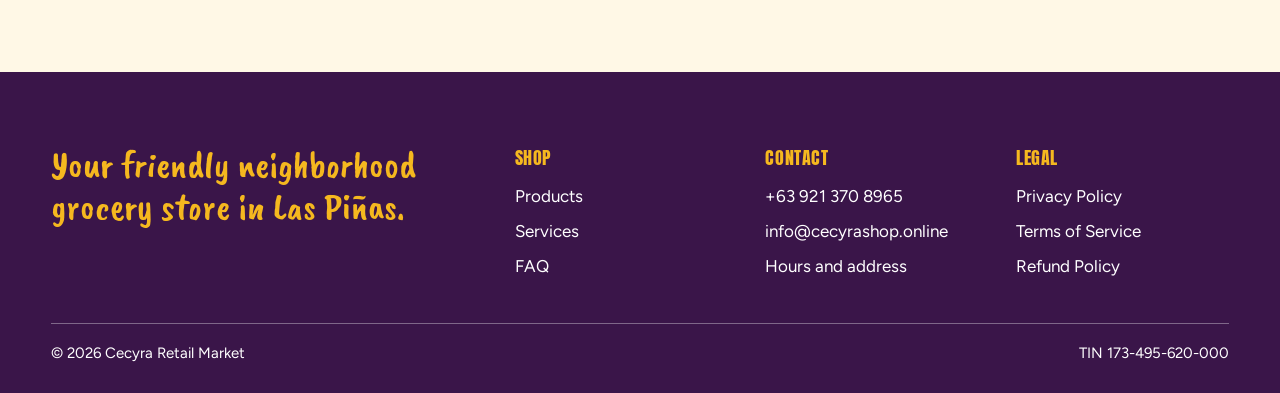
<file: privacy-policy.html>
<!DOCTYPE html>
<html lang="en">
<head>
  <meta charset="UTF-8">
  <meta name="viewport" content="width=device-width, initial-scale=1">
  <title>Privacy Policy | Cecyra Retail Market</title>
  <meta name="theme-color" content="#097043">
  <link rel="icon" type="image/png" href="image/site/favicon.png">
  <link rel="preload" as="font" type="font/woff2" href="assets/fonts/Anton-latin.woff2" crossorigin>
  <link rel="stylesheet" href="assets/fonts.css">
  <link rel="stylesheet" href="assets/site.css">
</head>
<body>
  <a class="skip-link" href="#main">Skip to content</a>
  <svg width="0" height="0" style="position:absolute" aria-hidden="true">
    <symbol id="i-bag" viewBox="0 0 24 24"><path d="M5 9h14l1.2 11H3.8L5 9Z"/><path d="M8.5 11V7a3.5 3.5 0 0 1 7 0v4"/></symbol>
    <symbol id="i-menu" viewBox="0 0 24 24"><path d="M3 7h18M3 12h18M3 17h18"/></symbol>
    <symbol id="i-close" viewBox="0 0 24 24"><path d="m5 5 14 14M19 5 5 19"/></symbol>
    <symbol id="i-plus" viewBox="0 0 24 24"><path d="M12 5v14M5 12h14"/></symbol>
    <symbol id="i-minus" viewBox="0 0 24 24"><path d="M5 12h14"/></symbol>
  </svg>

  <header class="header">
    <nav class="nav wrap" aria-label="Main">
      <a href="index.html" class="brand" aria-label="Cecyra Retail Market, home">
        <img src="image/site/mark.webp" alt="" width="96" height="96">
        <span class="brand-name">Cecyra<small>Retail Market</small></span>
      </a>
      <a href="index.html#shop" class="nav-link">Back to products</a>
    </nav>
  </header>
  <main id="main">
    <section class="page-head page-head--color"><div class="wrap"><h1 class="display">Privacy Policy</h1></div></section>
    <div class="page-body wrap"><article class="legal">
      <div>At Cecyra Retail Market, we are committed to respecting and protecting your privacy. We value your trust and aim to be transparent about how we handle your personal information. This Privacy Policy explains how we collect, use, and safeguard your data when you interact with our store, website, and services.
      </div>
      <h2>Information We Collect</h2>
      <div>We collect information that helps us serve you better, including:
        <ul>
          <li>Contact details such as your name, address, phone number, and email.</li>
          <li>Order information, including items purchased and delivery instructions.</li>
          <li>Payment details, processed securely by trusted third-party providers.</li>
          <li>Communication records when you reach out to us for support or inquiries.</li>
        </ul>
      </div>
      <h2>How We Use Your Information</h2>
      <div>Your information is used exclusively for purposes such as:
        <ul>
          <li>Processing your orders and arranging delivery or pickup.</li>
          <li>Providing updates about your order status and store offerings.</li>
          <li>Responding to your questions and requests for assistance.</li>
          <li>Improving our services and tailoring your experience.</li>
        </ul>
        We do not sell or share your information with unrelated parties. Your privacy matters to us.
      </div>
      <h2>Data Security</h2>
      <div>We use industry-standard security measures to protect your personal data. Payment information is handled by secure payment providers, and we restrict access to your data to authorized team members only.
      </div>
      <h2>Your Choices</h2>
      <div>You may review or update your information anytime by contacting our team. If you wish to remove your data from our system, please let us know and we will process your request promptly.
      </div>
      <h2>Updates to Privacy Policy</h2>
      <div>We may revise this Privacy Policy from time to time to reflect changes in our practices or legal requirements. The most current version will always be available on our website.
      </div>
      <h2>Contact Us</h2>
      <div>If you have any questions or concerns about your privacy, please contact us at <a href="mailto:info@cecyrashop.online">info@cecyrashop.online</a> or call <a href="tel:+639213708965">+63 921 370 8965</a>.
      </div>
    </article></div>
  </main>
  <footer class="footer">
    <div class="wrap">
      <div class="footer-top">
        <p class="footer-line">Your friendly neighborhood grocery store in Las Piñas.</p>
        <div><h2>Shop</h2><ul><li><a href="index.html#shop">Products</a></li><li><a href="index.html#services">Services</a></li><li><a href="index.html#faq">FAQ</a></li></ul></div>
        <div><h2>Contact</h2><ul><li><a href="tel:+639213708965">+63 921 370 8965</a></li><li><a href="mailto:info@cecyrashop.online">info@cecyrashop.online</a></li><li><a href="index.html#contact">Hours and address</a></li></ul></div>
        <div><h2>Legal</h2><ul><li><a href="privacy-policy.html">Privacy Policy</a></li><li><a href="terms.html">Terms of Service</a></li><li><a href="refund-policy.html">Refund Policy</a></li></ul></div>
      </div>
      <div class="footer-bottom"><span>&copy; <span class="footer-year">2026</span> Cecyra Retail Market</span><span>TIN 173-495-620-000</span></div>
    </div>
  </footer>
  <script src="assets/site.js"></script>
</body>
</html>
</file>
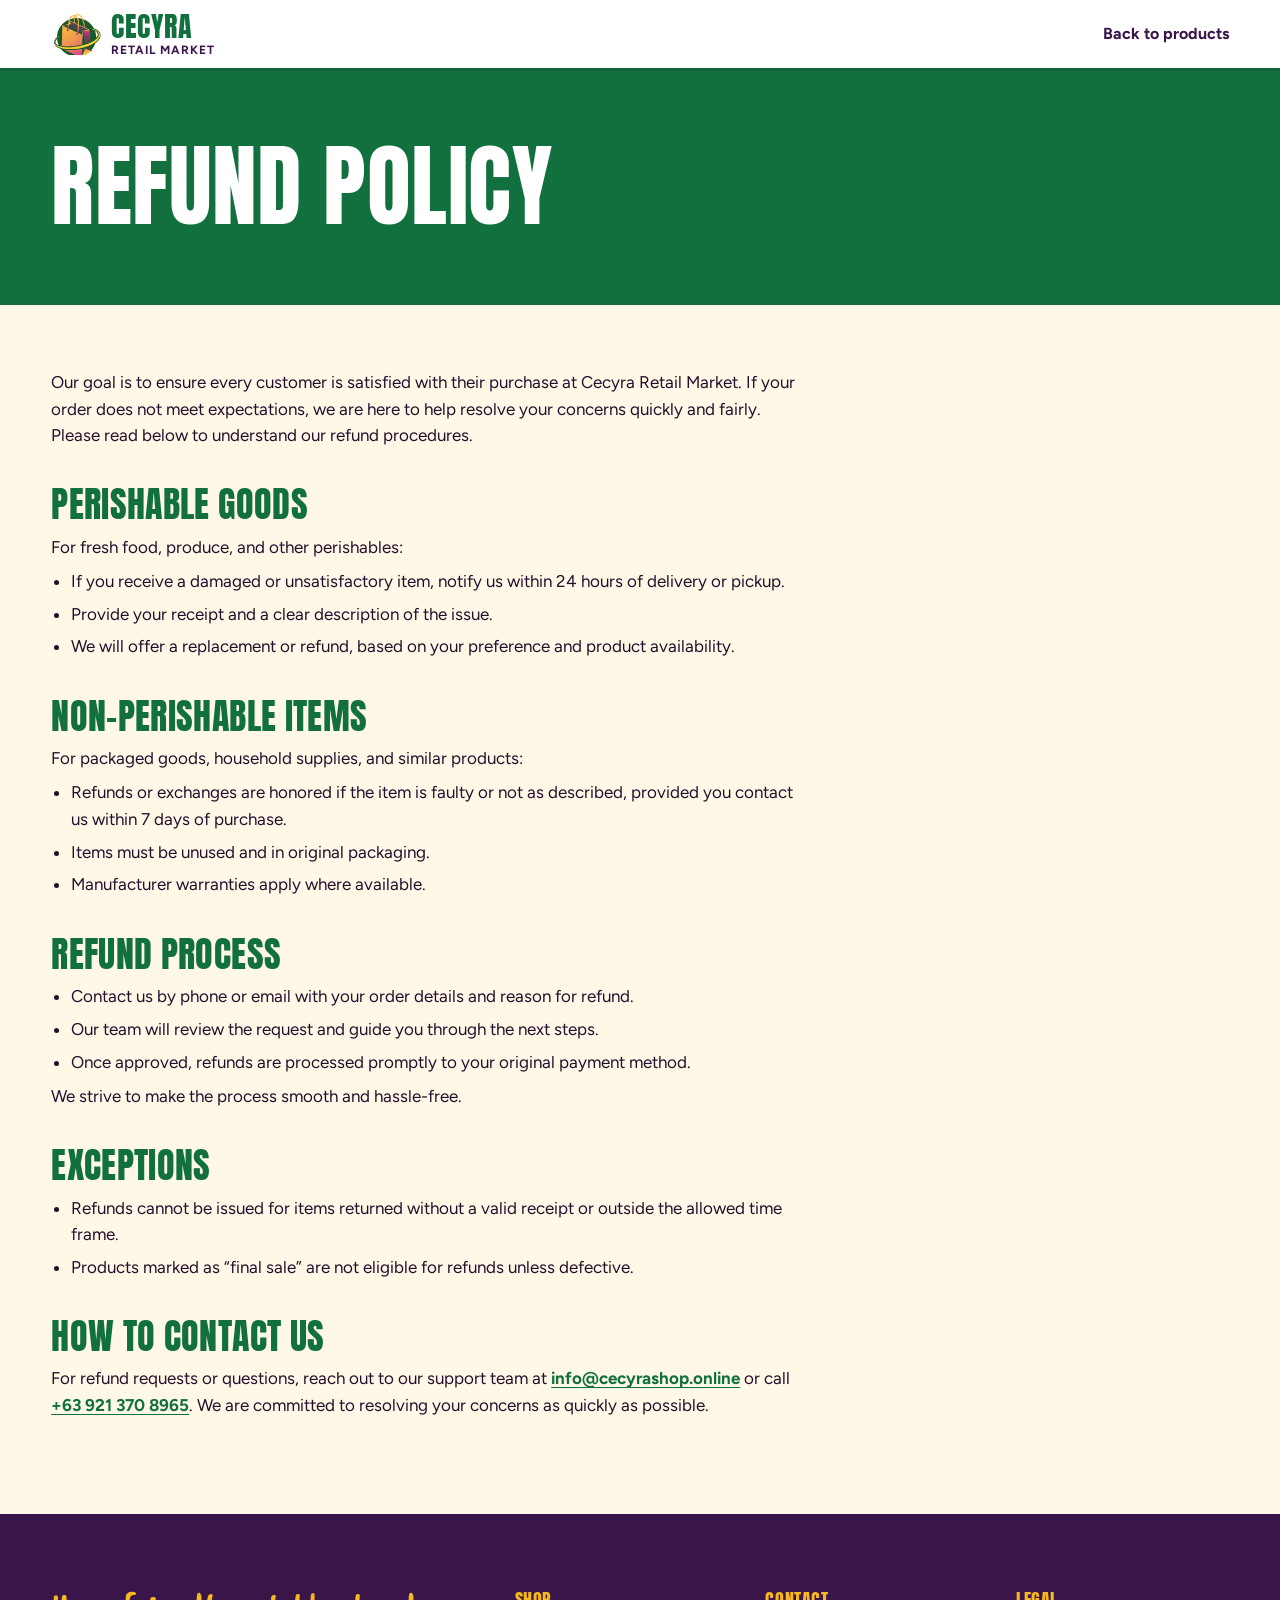
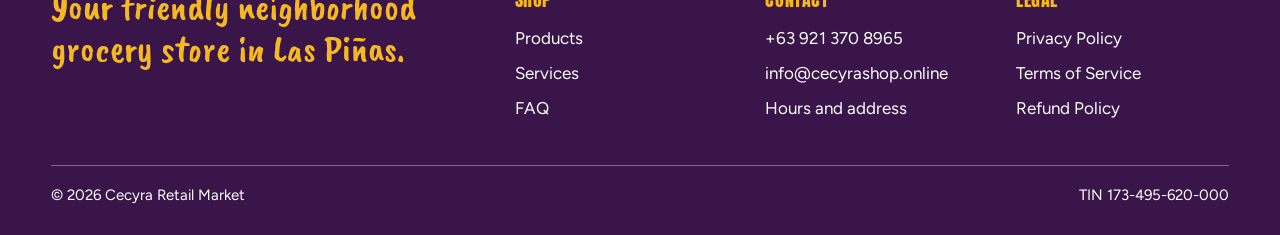
<file: refund-policy.html>
<!DOCTYPE html>
<html lang="en">
<head>
  <meta charset="UTF-8">
  <meta name="viewport" content="width=device-width, initial-scale=1">
  <title>Refund Policy | Cecyra Retail Market</title>
  <meta name="theme-color" content="#097043">
  <link rel="icon" type="image/png" href="image/site/favicon.png">
  <link rel="preload" as="font" type="font/woff2" href="assets/fonts/Anton-latin.woff2" crossorigin>
  <link rel="stylesheet" href="assets/fonts.css">
  <link rel="stylesheet" href="assets/site.css">
</head>
<body>
  <a class="skip-link" href="#main">Skip to content</a>
  <svg width="0" height="0" style="position:absolute" aria-hidden="true">
    <symbol id="i-bag" viewBox="0 0 24 24"><path d="M5 9h14l1.2 11H3.8L5 9Z"/><path d="M8.5 11V7a3.5 3.5 0 0 1 7 0v4"/></symbol>
    <symbol id="i-menu" viewBox="0 0 24 24"><path d="M3 7h18M3 12h18M3 17h18"/></symbol>
    <symbol id="i-close" viewBox="0 0 24 24"><path d="m5 5 14 14M19 5 5 19"/></symbol>
    <symbol id="i-plus" viewBox="0 0 24 24"><path d="M12 5v14M5 12h14"/></symbol>
    <symbol id="i-minus" viewBox="0 0 24 24"><path d="M5 12h14"/></symbol>
  </svg>

  <header class="header">
    <nav class="nav wrap" aria-label="Main">
      <a href="index.html" class="brand" aria-label="Cecyra Retail Market, home">
        <img src="image/site/mark.webp" alt="" width="96" height="96">
        <span class="brand-name">Cecyra<small>Retail Market</small></span>
      </a>
      <a href="index.html#shop" class="nav-link">Back to products</a>
    </nav>
  </header>
  <main id="main">
    <section class="page-head page-head--color"><div class="wrap"><h1 class="display">Refund Policy</h1></div></section>
    <div class="page-body wrap"><article class="legal">
      <div>Our goal is to ensure every customer is satisfied with their purchase at Cecyra Retail Market. If your order does not meet expectations, we are here to help resolve your concerns quickly and fairly. Please read below to understand our refund procedures.
      </div>
      <h2>Perishable Goods</h2>
      <div>For fresh food, produce, and other perishables:
        <ul>
          <li>If you receive a damaged or unsatisfactory item, notify us within 24 hours of delivery or pickup.</li>
          <li>Provide your receipt and a clear description of the issue.</li>
          <li>We will offer a replacement or refund, based on your preference and product availability.</li>
        </ul>
      </div>
      <h2>Non-Perishable Items</h2>
      <div>For packaged goods, household supplies, and similar products:
        <ul>
          <li>Refunds or exchanges are honored if the item is faulty or not as described, provided you contact us within 7 days of purchase.</li>
          <li>Items must be unused and in original packaging.</li>
          <li>Manufacturer warranties apply where available.</li>
        </ul>
      </div>
      <h2>Refund Process</h2>
      <div><ul>
          <li>Contact us by phone or email with your order details and reason for refund.</li>
          <li>Our team will review the request and guide you through the next steps.</li>
          <li>Once approved, refunds are processed promptly to your original payment method.</li>
        </ul>
        We strive to make the process smooth and hassle-free.
      </div>
      <h2>Exceptions</h2>
      <div><ul>
          <li>Refunds cannot be issued for items returned without a valid receipt or outside the allowed time frame.</li>
          <li>Products marked as “final sale” are not eligible for refunds unless defective.</li>
        </ul>
      </div>
      <h2>How to Contact Us</h2>
      <div>For refund requests or questions, reach out to our support team at <a href="mailto:info@cecyrashop.online">info@cecyrashop.online</a> or call <a href="tel:+639213708965">+63 921 370 8965</a>. We are committed to resolving your concerns as quickly as possible.
      </div>
    </article></div>
  </main>
  <footer class="footer">
    <div class="wrap">
      <div class="footer-top">
        <p class="footer-line">Your friendly neighborhood grocery store in Las Piñas.</p>
        <div><h2>Shop</h2><ul><li><a href="index.html#shop">Products</a></li><li><a href="index.html#services">Services</a></li><li><a href="index.html#faq">FAQ</a></li></ul></div>
        <div><h2>Contact</h2><ul><li><a href="tel:+639213708965">+63 921 370 8965</a></li><li><a href="mailto:info@cecyrashop.online">info@cecyrashop.online</a></li><li><a href="index.html#contact">Hours and address</a></li></ul></div>
        <div><h2>Legal</h2><ul><li><a href="privacy-policy.html">Privacy Policy</a></li><li><a href="terms.html">Terms of Service</a></li><li><a href="refund-policy.html">Refund Policy</a></li></ul></div>
      </div>
      <div class="footer-bottom"><span>&copy; <span class="footer-year">2026</span> Cecyra Retail Market</span><span>TIN 173-495-620-000</span></div>
    </div>
  </footer>
  <script src="assets/site.js"></script>
</body>
</html>
</file>
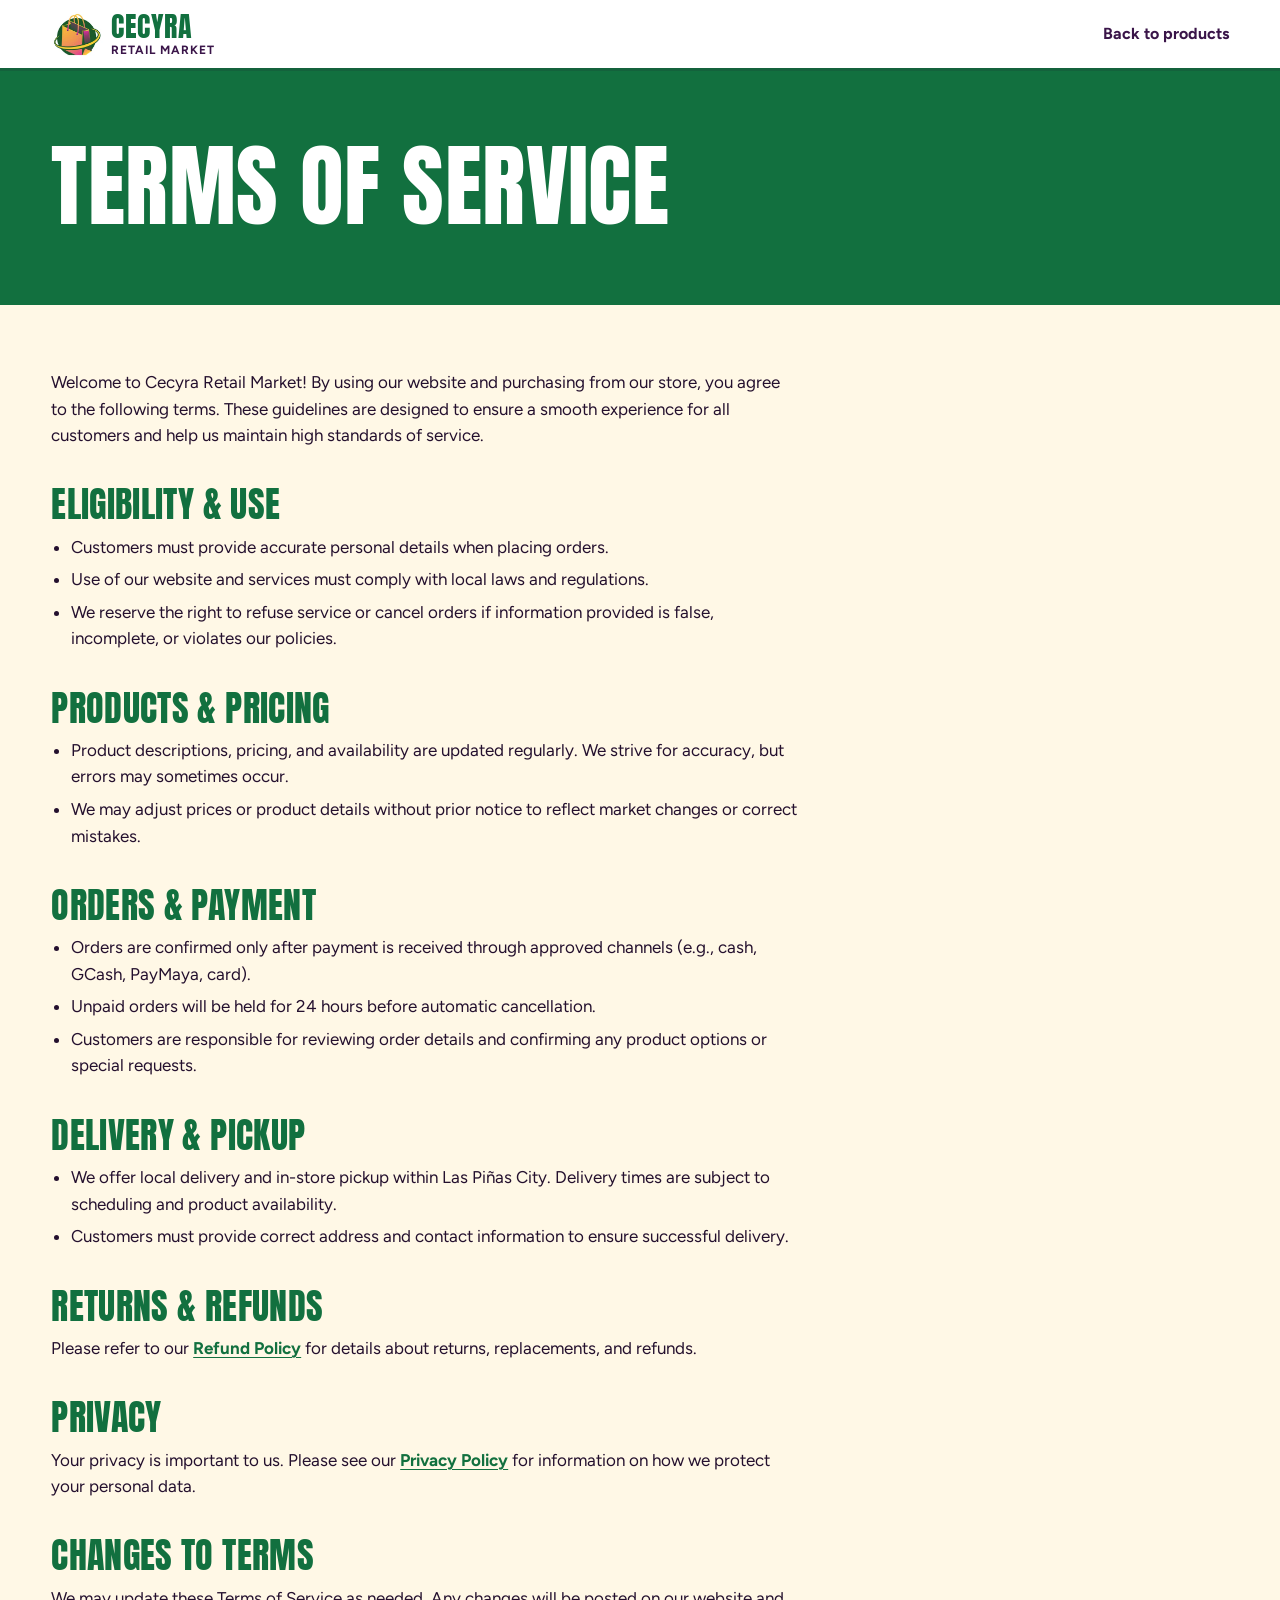
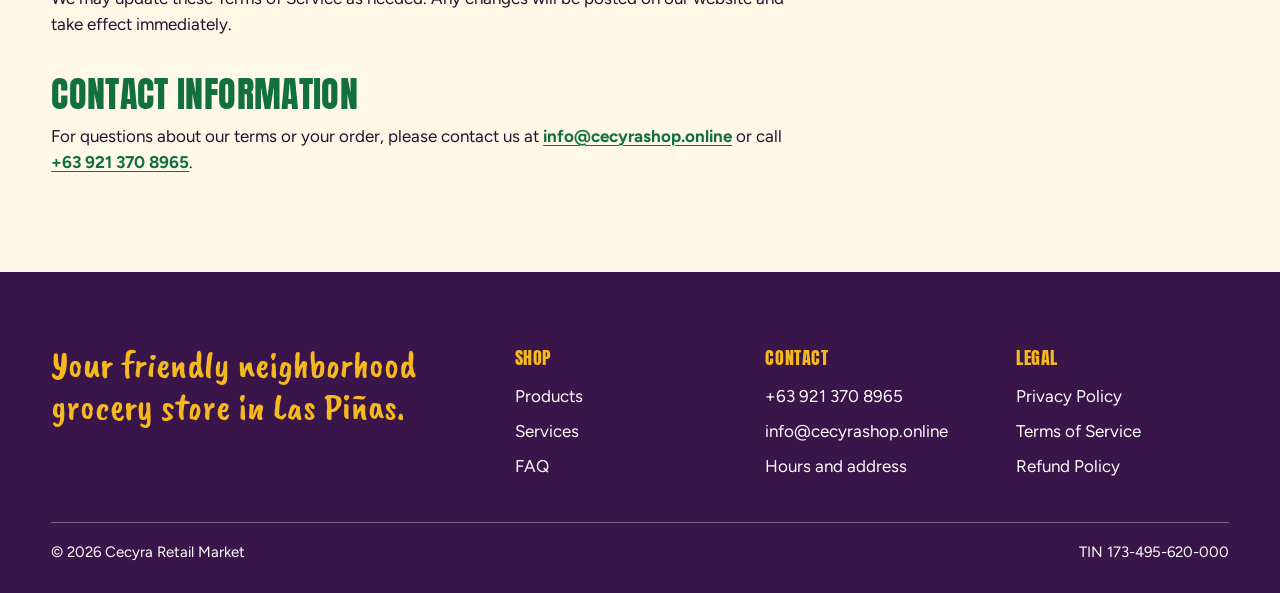
<file: terms.html>
<!DOCTYPE html>
<html lang="en">
<head>
  <meta charset="UTF-8">
  <meta name="viewport" content="width=device-width, initial-scale=1">
  <title>Terms of Service | Cecyra Retail Market</title>
  <meta name="theme-color" content="#097043">
  <link rel="icon" type="image/png" href="image/site/favicon.png">
  <link rel="preload" as="font" type="font/woff2" href="assets/fonts/Anton-latin.woff2" crossorigin>
  <link rel="stylesheet" href="assets/fonts.css">
  <link rel="stylesheet" href="assets/site.css">
</head>
<body>
  <a class="skip-link" href="#main">Skip to content</a>
  <svg width="0" height="0" style="position:absolute" aria-hidden="true">
    <symbol id="i-bag" viewBox="0 0 24 24"><path d="M5 9h14l1.2 11H3.8L5 9Z"/><path d="M8.5 11V7a3.5 3.5 0 0 1 7 0v4"/></symbol>
    <symbol id="i-menu" viewBox="0 0 24 24"><path d="M3 7h18M3 12h18M3 17h18"/></symbol>
    <symbol id="i-close" viewBox="0 0 24 24"><path d="m5 5 14 14M19 5 5 19"/></symbol>
    <symbol id="i-plus" viewBox="0 0 24 24"><path d="M12 5v14M5 12h14"/></symbol>
    <symbol id="i-minus" viewBox="0 0 24 24"><path d="M5 12h14"/></symbol>
  </svg>

  <header class="header">
    <nav class="nav wrap" aria-label="Main">
      <a href="index.html" class="brand" aria-label="Cecyra Retail Market, home">
        <img src="image/site/mark.webp" alt="" width="96" height="96">
        <span class="brand-name">Cecyra<small>Retail Market</small></span>
      </a>
      <a href="index.html#shop" class="nav-link">Back to products</a>
    </nav>
  </header>
  <main id="main">
    <section class="page-head page-head--color"><div class="wrap"><h1 class="display">Terms of Service</h1></div></section>
    <div class="page-body wrap"><article class="legal">
      <div>Welcome to Cecyra Retail Market! By using our website and purchasing from our store, you agree to the following terms. These guidelines are designed to ensure a smooth experience for all customers and help us maintain high standards of service.
      </div>
      <h2>Eligibility & Use</h2>
      <div><ul>
          <li>Customers must provide accurate personal details when placing orders.</li>
          <li>Use of our website and services must comply with local laws and regulations.</li>
          <li>We reserve the right to refuse service or cancel orders if information provided is false, incomplete, or violates our policies.</li>
        </ul>
      </div>
      <h2>Products & Pricing</h2>
      <div><ul>
          <li>Product descriptions, pricing, and availability are updated regularly. We strive for accuracy, but errors may sometimes occur.</li>
          <li>We may adjust prices or product details without prior notice to reflect market changes or correct mistakes.</li>
        </ul>
      </div>
      <h2>Orders & Payment</h2>
      <div><ul>
          <li>Orders are confirmed only after payment is received through approved channels (e.g., cash, GCash, PayMaya, card).</li>
          <li>Unpaid orders will be held for 24 hours before automatic cancellation.</li>
          <li>Customers are responsible for reviewing order details and confirming any product options or special requests.</li>
        </ul>
      </div>
      <h2>Delivery & Pickup</h2>
      <div><ul>
          <li>We offer local delivery and in-store pickup within Las Piñas City. Delivery times are subject to scheduling and product availability.</li>
          <li>Customers must provide correct address and contact information to ensure successful delivery.</li>
        </ul>
      </div>
      <h2>Returns & Refunds</h2>
      <div>Please refer to our <a href="refund-policy.html">Refund Policy</a> for details about returns, replacements, and refunds.
      </div>
      <h2>Privacy</h2>
      <div>Your privacy is important to us. Please see our <a href="privacy-policy.html">Privacy Policy</a> for information on how we protect your personal data.
      </div>
      <h2>Changes to Terms</h2>
      <div>We may update these Terms of Service as needed. Any changes will be posted on our website and take effect immediately.
      </div>
      <h2>Contact Information</h2>
      <div>For questions about our terms or your order, please contact us at <a href="mailto:info@cecyrashop.online">info@cecyrashop.online</a> or call <a href="tel:+639213708965">+63 921 370 8965</a>.
      </div>
    </article></div>
  </main>
  <footer class="footer">
    <div class="wrap">
      <div class="footer-top">
        <p class="footer-line">Your friendly neighborhood grocery store in Las Piñas.</p>
        <div><h2>Shop</h2><ul><li><a href="index.html#shop">Products</a></li><li><a href="index.html#services">Services</a></li><li><a href="index.html#faq">FAQ</a></li></ul></div>
        <div><h2>Contact</h2><ul><li><a href="tel:+639213708965">+63 921 370 8965</a></li><li><a href="mailto:info@cecyrashop.online">info@cecyrashop.online</a></li><li><a href="index.html#contact">Hours and address</a></li></ul></div>
        <div><h2>Legal</h2><ul><li><a href="privacy-policy.html">Privacy Policy</a></li><li><a href="terms.html">Terms of Service</a></li><li><a href="refund-policy.html">Refund Policy</a></li></ul></div>
      </div>
      <div class="footer-bottom"><span>&copy; <span class="footer-year">2026</span> Cecyra Retail Market</span><span>TIN 173-495-620-000</span></div>
    </div>
  </footer>
  <script src="assets/site.js"></script>
</body>
</html>
</file>
<file: assets/fonts.css>
@font-face {
  font-family: 'Anton';
  font-style: normal;
  font-weight: 400;
  font-display: swap;
  src: url(fonts/Anton-latin.woff2) format('woff2');
  unicode-range: U+0000-00FF, U+0131, U+0152-0153, U+02BB-02BC, U+02C6, U+02DA, U+02DC, U+0304, U+0308, U+0329, U+2000-206F, U+20AC, U+2122, U+2191, U+2193, U+2212, U+2215, U+FEFF, U+FFFD;
}
@font-face {
  font-family: 'Caveat Brush';
  font-style: normal;
  font-weight: 400;
  font-display: swap;
  src: url(fonts/CaveatBrush-latin.woff2) format('woff2');
  unicode-range: U+0000-00FF, U+0131, U+0152-0153, U+02BB-02BC, U+02C6, U+02DA, U+02DC, U+0304, U+0308, U+0329, U+2000-206F, U+20AC, U+2122, U+2191, U+2193, U+2212, U+2215, U+FEFF, U+FFFD;
}
@font-face {
  font-family: 'Figtree';
  font-style: normal;
  font-weight: 400;
  font-display: swap;
  src: url(fonts/Figtree-latin-ext.woff2) format('woff2');
  unicode-range: U+0100-02BA, U+02BD-02C5, U+02C7-02CC, U+02CE-02D7, U+02DD-02FF, U+0304, U+0308, U+0329, U+1D00-1DBF, U+1E00-1E9F, U+1EF2-1EFF, U+2020, U+20A0-20AB, U+20AD-20C4, U+2113, U+2C60-2C7F, U+A720-A7FF;
}
@font-face {
  font-family: 'Figtree';
  font-style: normal;
  font-weight: 400;
  font-display: swap;
  src: url(fonts/Figtree-latin.woff2) format('woff2');
  unicode-range: U+0000-00FF, U+0131, U+0152-0153, U+02BB-02BC, U+02C6, U+02DA, U+02DC, U+0304, U+0308, U+0329, U+2000-206F, U+20AC, U+2122, U+2191, U+2193, U+2212, U+2215, U+FEFF, U+FFFD;
}
@font-face {
  font-family: 'Figtree';
  font-style: normal;
  font-weight: 500;
  font-display: swap;
  src: url(fonts/Figtree-latin-ext.woff2) format('woff2');
  unicode-range: U+0100-02BA, U+02BD-02C5, U+02C7-02CC, U+02CE-02D7, U+02DD-02FF, U+0304, U+0308, U+0329, U+1D00-1DBF, U+1E00-1E9F, U+1EF2-1EFF, U+2020, U+20A0-20AB, U+20AD-20C4, U+2113, U+2C60-2C7F, U+A720-A7FF;
}
@font-face {
  font-family: 'Figtree';
  font-style: normal;
  font-weight: 500;
  font-display: swap;
  src: url(fonts/Figtree-latin.woff2) format('woff2');
  unicode-range: U+0000-00FF, U+0131, U+0152-0153, U+02BB-02BC, U+02C6, U+02DA, U+02DC, U+0304, U+0308, U+0329, U+2000-206F, U+20AC, U+2122, U+2191, U+2193, U+2212, U+2215, U+FEFF, U+FFFD;
}
@font-face {
  font-family: 'Figtree';
  font-style: normal;
  font-weight: 700;
  font-display: swap;
  src: url(fonts/Figtree-latin-ext.woff2) format('woff2');
  unicode-range: U+0100-02BA, U+02BD-02C5, U+02C7-02CC, U+02CE-02D7, U+02DD-02FF, U+0304, U+0308, U+0329, U+1D00-1DBF, U+1E00-1E9F, U+1EF2-1EFF, U+2020, U+20A0-20AB, U+20AD-20C4, U+2113, U+2C60-2C7F, U+A720-A7FF;
}
@font-face {
  font-family: 'Figtree';
  font-style: normal;
  font-weight: 700;
  font-display: swap;
  src: url(fonts/Figtree-latin.woff2) format('woff2');
  unicode-range: U+0000-00FF, U+0131, U+0152-0153, U+02BB-02BC, U+02C6, U+02DA, U+02DC, U+0304, U+0308, U+0329, U+2000-206F, U+20AC, U+2122, U+2191, U+2193, U+2212, U+2215, U+FEFF, U+FFFD;
}
</file>
<file: assets/site.css>
:root {
  --green: #12703f;
  --yellow: #f5b81f;
  --magenta: #d6247f;
  --orange: #f28c1e;
  --aubergine: #3a1549;
  --paper: #fff8e6;
  --ink: #24102e;
  --ink-soft: #553d5e;
  --display: "Anton", Impact, "Arial Narrow", sans-serif;
  --hand: "Caveat Brush", "Comic Sans MS", cursive;
  --body: "Figtree", "Segoe UI", system-ui, sans-serif;
  --gutter: clamp(1rem, 4vw, 3.5rem);
  --sun: 5px 7px 0 rgba(36, 16, 46, .28);
  --sun-lift: 8px 11px 0 rgba(36, 16, 46, .28);
  --ease-out: cubic-bezier(.16, 1, .3, 1);
}

*, *::before, *::after { box-sizing: border-box; }
* { margin: 0; }
html { scroll-behavior: smooth; scroll-padding-top: 5rem; scrollbar-color: var(--green) var(--paper); -webkit-text-size-adjust: 100%; }
body { font-family: var(--body); font-size: 1.0625rem; line-height: 1.55; color: var(--ink); background: var(--paper); caret-color: var(--magenta); overflow-x: clip; }
img, svg { display: block; max-width: 100%; }
img { height: auto; }
a { color: inherit; text-underline-offset: .18em; text-decoration-thickness: 1px; }
button, input, select, textarea { font: inherit; color: inherit; }
button { cursor: pointer; background: none; border: 0; padding: 0; }
ul, ol { padding: 0; }
[hidden] { display: none !important; }
::selection { background: var(--magenta); color: #fff; }
:focus-visible { outline: 3px solid currentColor; outline-offset: 3px; }
.visually-hidden { position: absolute; width: 1px; height: 1px; overflow: hidden; clip-path: inset(50%); white-space: nowrap; }
.skip-link { position: absolute; left: 1rem; top: -4rem; z-index: 300; background: var(--aubergine); color: #fff; padding: .6rem 1rem; font-weight: 700; }
.skip-link:focus { top: .75rem; }
.icon { width: 1.25em; height: 1.25em; flex: none; fill: none; stroke: currentColor; stroke-width: 2; stroke-linecap: round; stroke-linejoin: round; }
.wrap { width: min(100%, 90rem); margin-inline: auto; padding-inline: var(--gutter); }

.display { font-family: var(--display); font-weight: 400; text-transform: uppercase; line-height: 1.04; letter-spacing: .005em; font-size: clamp(2.75rem, 7vw, 6rem); text-wrap: balance; }
.lede { font-size: clamp(1.125rem, 1.6vw, 1.3125rem); line-height: 1.45; max-width: 32em; }
.price { font-family: var(--hand); line-height: 1; white-space: nowrap; }
.price .cur { font-family: var(--body); font-weight: 700; font-size: .62em; vertical-align: .32em; margin-right: .06em; }

/* Blocks: paper cut-outs catching the same morning sun as the photos */
.block {
  --b: var(--yellow); --c: var(--aubergine);
  display: inline-flex; align-items: center; justify-content: center; gap: .5em; min-height: 3.25rem; padding: .7rem 1.5rem;
  background: var(--b); color: var(--c); font-family: var(--display); font-size: 1.1875rem; letter-spacing: .03em; text-transform: uppercase; text-decoration: none; line-height: 1.15; text-align: center;
  box-shadow: var(--sun); transition: transform .2s var(--ease-out), box-shadow .2s var(--ease-out);
}
.block:hover { transform: translate(-2px, -3px); box-shadow: var(--sun-lift); }
.block:active { transform: translate(2px, 3px); box-shadow: 1px 2px 0 rgba(36, 16, 46, .28); }
.block--yellow { --b: var(--yellow); --c: var(--aubergine); }
.block--white { --b: #fff; --c: var(--aubergine); }
.block--green { --b: var(--green); --c: #fff; }

/* Header */
.header { position: sticky; top: 0; z-index: 100; background: #fff; color: var(--aubergine); box-shadow: 0 3px 0 rgba(36, 16, 46, .14); }
.nav { display: flex; align-items: center; gap: 1.5rem; min-height: 4.25rem; padding-block: .375rem; }
.brand { display: flex; align-items: center; gap: .5rem; text-decoration: none; margin-right: auto; }
.brand img { width: 3.25rem; height: 3.25rem; }
.brand-name { font-family: var(--display); font-size: 1.75rem; line-height: 1; text-transform: uppercase; letter-spacing: .02em; color: var(--green); }
.brand-name small { display: block; font-family: var(--body); font-size: .75rem; font-weight: 700; letter-spacing: .08em; color: var(--aubergine); margin-top: .2rem; }
.nav-list { display: flex; align-items: center; gap: clamp(1rem, 2.2vw, 2rem); list-style: none; }
.nav-link { font-weight: 700; font-size: 1rem; text-decoration: none; padding: .5rem 0; box-shadow: inset 0 0 0 var(--yellow); transition: box-shadow .25s var(--ease-out); }
.nav-link:hover { box-shadow: inset 0 -.55em 0 var(--yellow); }
.cart-btn { display: inline-flex; align-items: center; gap: .5rem; min-height: 2.875rem; padding: .35rem .9rem; background: var(--yellow); color: var(--aubergine); font-family: var(--display); font-size: 1.125rem; box-shadow: 3px 4px 0 rgba(36, 16, 46, .28); transition: transform .2s var(--ease-out); }
.cart-btn:hover { transform: translate(-1px, -2px); }
.cart-btn.bump { animation: bump .45s var(--ease-out); }
@keyframes bump { 30% { transform: translateY(-5px) rotate(-3deg); } }
.cart-sum:not(:empty)::before { content: "· "; }
.cart-count, .cart-sum { font-variant-numeric: tabular-nums; }
.nav-toggle, .nav-close { display: none; width: 2.75rem; height: 2.75rem; align-items: center; justify-content: center; font-size: 1.25rem; }

/* Hero */
.hero { position: relative; background: var(--hero); color: #fff; min-height: min(calc(100svh - 7.5rem), 56rem); display: flex; align-items: center; overflow: hidden; isolation: isolate; }
.hero-img { position: absolute; inset: 0; width: 100%; height: 100%; object-fit: cover; object-position: 100% 50%; z-index: -1; }
.hero-copy { padding-block: clamp(2.5rem, 5vw, 4rem); }
.hero .display { font-size: clamp(3rem, 6vw, 6rem); max-width: 7.2em; }
.hero .display span { display: block; animation: rise .9s var(--ease-out) backwards; }
.hero .display span:nth-child(2) { animation-delay: .08s; color: var(--yellow); }
.hero .display span:nth-child(3) { animation-delay: .16s; }
@keyframes rise { from { transform: translateY(.5em); opacity: 0; } }
.hero .lede { margin-top: 1.25rem; max-width: 22em; }
.hero-actions { display: flex; flex-wrap: wrap; gap: .875rem; margin-top: 1.75rem; }
.promise { display: flex; flex-wrap: wrap; justify-content: center; gap: .25rem clamp(1.5rem, 4vw, 3.5rem); padding: .875rem var(--gutter); background: var(--aubergine); color: #fff; font-weight: 700; text-align: center; }

/* Mosaic */
.shop-head { display: grid; grid-template-columns: minmax(0, 7fr) minmax(0, 4fr); gap: 1rem clamp(2rem, 6vw, 6rem); align-items: end; padding-block: clamp(3.5rem, 7vw, 6rem) clamp(2rem, 4vw, 3.5rem); }
.shop-head .display { color: var(--aubergine); }
.shop-head p { color: var(--ink-soft); max-width: 40ch; }
.products-grid { display: grid; grid-template-columns: repeat(4, minmax(0, 1fr)); }
.tile { position: relative; display: flex; flex-direction: column; background: var(--t); color: var(--f); }
.tile--wide { grid-column: span 2; flex-direction: row-reverse; }
.tile--wide .tile-photo { flex: 0 0 50%; aspect-ratio: auto; }
.tile--wide .tile-body { flex: 1; justify-content: center; padding: clamp(1.25rem, 3vw, 3rem); }
.tile--wide h3 { font-size: clamp(2rem, 3.4vw, 3.25rem); }
.tile--wide .price-tag { font-size: clamp(2.25rem, 3.4vw, 3rem); }
.tile--wide .buy { margin-top: 1.5rem; padding-top: 0; }
.tile-photo { position: relative; display: block; width: 100%; aspect-ratio: 1; overflow: hidden; color: inherit; cursor: zoom-in; }
.tile-photo[aria-pressed="true"] { cursor: zoom-out; }
.tile-photo img { position: absolute; inset: 0; width: 100%; height: 100%; object-fit: cover; transition: clip-path .6s var(--ease-out); }
.tile-photo .detail { clip-path: circle(0% at 50% 50%); }
.tile-photo[aria-pressed="true"] .detail { clip-path: circle(75% at 50% 50%); }
@media (hover: hover) { .tile-photo:hover .detail { clip-path: circle(75% at 50% 50%); } }
.tile-photo:focus-visible { outline-offset: -6px; }
.tile-body { position: relative; display: flex; flex-direction: column; flex: 1; padding: 0 clamp(.875rem, 1.6vw, 1.5rem) clamp(1rem, 1.6vw, 1.5rem); }
.price-tag { align-self: flex-start; transform: rotate(-3deg); margin-top: -1.625rem; margin-bottom: .75rem; padding: .3rem .75rem .4rem; background: var(--paper); color: var(--aubergine); font-size: clamp(1.75rem, 2.6vw, 2.25rem); box-shadow: var(--sun); position: relative; z-index: 2; }
.tile--wide .price-tag { margin-top: 0; }
.tile h3 { font-family: var(--display); font-weight: 400; text-transform: uppercase; letter-spacing: .01em; font-size: clamp(1.5rem, 2.2vw, 2rem); line-height: 1.1; }
.tile p { margin-top: .3rem; font-size: 1rem; max-width: 36ch; text-wrap: pretty; }
.buy { display: flex; align-items: center; justify-content: space-between; gap: .75rem; margin-top: auto; padding-top: 1rem; min-height: 4rem; }
.stock { font-size: .9375rem; font-weight: 500; }
.product-add { --b: #fff; --c: var(--aubergine); min-height: 2.875rem; padding: .4rem 1.5rem; }
.stepper { display: inline-flex; align-items: center; background: #fff; color: var(--aubergine); box-shadow: var(--sun); }
.stepper button { display: inline-flex; width: 2.75rem; height: 2.875rem; align-items: center; justify-content: center; }
.stepper button:hover:not([disabled]) { background: var(--yellow); }
.stepper button[disabled] { color: #a596aa; cursor: not-allowed; }
.stepper output { min-width: 1.75rem; text-align: center; font-family: var(--display); font-size: 1.125rem; font-variant-numeric: tabular-nums; }

/* Services */
.services { display: grid; grid-template-columns: repeat(4, minmax(0, 1fr)); }
.services img { width: 100%; height: 100%; aspect-ratio: 1; object-fit: cover; }
.svc-text { display: flex; flex-direction: column; justify-content: flex-end; aspect-ratio: 1; padding: clamp(1rem, 2vw, 2rem); background: var(--t); color: var(--f); }
.svc-text h2 { font-family: var(--display); font-weight: 400; text-transform: uppercase; font-size: clamp(1.75rem, 3vw, 3rem); line-height: 1.05; letter-spacing: .01em; text-wrap: balance; }
.svc-text p { margin-top: .5rem; font-size: 1.0625rem; max-width: 26ch; }

/* About */
.about { padding-block: clamp(4rem, 9vw, 8rem); background: var(--magenta); color: #fff; }
.about-grid { display: grid; grid-template-columns: minmax(0, 7fr) minmax(0, 5fr); gap: 2rem clamp(2.5rem, 6vw, 6rem); align-items: end; }
.about-copy p + p { margin-top: 1rem; }

/* FAQ */
.faq { padding-block: clamp(4rem, 8vw, 7rem); background: var(--yellow); color: var(--aubergine); }
.faq-grid { display: grid; grid-template-columns: minmax(0, 4fr) minmax(0, 7fr); gap: 2rem clamp(2.5rem, 6vw, 6rem); align-items: start; }
.faq-list { border-top: 3px solid var(--aubergine); }
.faq-list details { border-bottom: 3px solid var(--aubergine); }
.faq-list summary { display: flex; justify-content: space-between; align-items: center; gap: 1rem; min-height: 3.75rem; padding: .875rem 0; cursor: pointer; list-style: none; font-family: var(--display); text-transform: uppercase; letter-spacing: .01em; font-size: clamp(1.375rem, 2.2vw, 1.875rem); line-height: 1.15; }
.faq-list summary::-webkit-details-marker { display: none; }
.faq-list summary .icon { transition: transform .35s var(--ease-out); }
.faq-list details[open] summary .icon { transform: rotate(45deg); }
.faq-list p { padding-bottom: 1.25rem; max-width: 60ch; }
.faq-list a { font-weight: 700; }

/* Contact */
.contact { position: relative; background: var(--c); color: #fff; padding-block: clamp(4.5rem, 9vw, 8rem); overflow: hidden; isolation: isolate; }
.contact > img { position: absolute; right: 0; bottom: 0; width: auto; height: 100%; max-width: none; aspect-ratio: 3 / 2; z-index: -1; }
.contact .display { max-width: 8em; }
.contact-grid { display: grid; grid-template-columns: repeat(2, minmax(0, 18rem)); gap: 1.75rem clamp(1.5rem, 3vw, 3rem); margin-top: clamp(2rem, 4vw, 3rem); font-style: normal; }
.contact-grid h3 { font-family: var(--hand); font-weight: 400; font-size: 1.75rem; line-height: 1; color: var(--yellow); margin-bottom: .35rem; }
.contact-grid a { overflow-wrap: anywhere; font-weight: 700; }

/* Policies and footer */
.policies { padding-block: clamp(3rem, 6vw, 4.5rem) 0; background: var(--aubergine); color: #fff; }
.policy-list { display: grid; grid-template-columns: repeat(3, minmax(0, 1fr)); gap: 2rem clamp(1.5rem, 3vw, 3rem); list-style: none; }
.policy-list h2 { font-family: var(--display); font-weight: 400; text-transform: uppercase; font-size: 1.5rem; letter-spacing: .02em; color: var(--yellow); }
.policy-list p { margin: .35rem 0 .5rem; font-size: 1rem; }
.policy-list a { font-weight: 700; }
.footer { background: var(--aubergine); color: #fff; padding-block: clamp(3rem, 6vw, 4.5rem) 1.75rem; }
.footer-top { display: grid; grid-template-columns: minmax(0, 2fr) repeat(3, minmax(0, 1fr)); gap: 2rem clamp(1.5rem, 3vw, 3rem); }
.footer-line { font-family: var(--hand); font-size: clamp(1.75rem, 3vw, 2.5rem); line-height: 1.1; color: var(--yellow); max-width: 13em; }
.footer h2 { font-family: var(--display); font-weight: 400; text-transform: uppercase; letter-spacing: .03em; font-size: 1.125rem; color: var(--yellow); margin-bottom: .5rem; }
.footer ul { list-style: none; display: grid; gap: .15rem; }
.footer li a { display: inline-block; padding-block: .2rem; text-decoration: none; overflow-wrap: anywhere; }
.footer li a:hover { text-decoration: underline; color: var(--yellow); }
.footer-bottom { margin-top: 2.5rem; padding-top: 1.125rem; border-top: 1px solid rgba(255, 255, 255, .35); font-size: .9375rem; display: flex; flex-wrap: wrap; justify-content: space-between; gap: .4rem 2rem; }

/* Bayong drawer and bar */
.cart-overlay { position: fixed; inset: 0; z-index: 180; background: rgba(36, 16, 46, .6); opacity: 0; visibility: hidden; transition: opacity .3s, visibility .3s; }
.cart-overlay.active { opacity: 1; visibility: visible; }
.cart-sidebar { position: fixed; top: 0; right: 0; bottom: 0; z-index: 190; width: min(100%, 28rem); display: flex; flex-direction: column; background: var(--paper); transform: translateX(100%); visibility: hidden; transition: transform .45s var(--ease-out), visibility .45s; }
.cart-sidebar.open { transform: none; visibility: visible; }
.cart-head { display: flex; align-items: center; justify-content: space-between; padding: .75rem 1.25rem; background: var(--yellow); color: var(--aubergine); }
.cart-head h2 { font-family: var(--display); font-weight: 400; text-transform: uppercase; font-size: 1.75rem; line-height: 1.1; }
.cart-close { display: inline-flex; width: 2.75rem; height: 2.75rem; align-items: center; justify-content: center; font-size: 1.25rem; }
.cart-items { flex: 1; overflow-y: auto; padding: .25rem 1.25rem; }
.cart-item { display: grid; grid-template-columns: 4.5rem minmax(0, 1fr); gap: .875rem; padding-block: .875rem; border-bottom: 2px solid rgba(58, 21, 73, .15); }
.cart-item img { width: 4.5rem; height: 4.5rem; object-fit: cover; }
.cart-item h3 { font-size: 1rem; font-weight: 700; line-height: 1.25; }
.cart-item-row { display: flex; align-items: center; justify-content: space-between; gap: .5rem; flex-wrap: wrap; margin-top: .25rem; }
.cart-item-sub { font-weight: 700; font-variant-numeric: tabular-nums; }
.qty { display: inline-flex; align-items: center; margin-left: -.75rem; }
.qty button { display: inline-flex; width: 2.75rem; height: 2.75rem; align-items: center; justify-content: center; }
.qty button:hover:not([disabled]) { background: var(--yellow); }
.qty button[disabled] { color: #a596aa; cursor: not-allowed; }
.qty output { min-width: 1.5rem; text-align: center; font-weight: 700; font-variant-numeric: tabular-nums; }
.cart-remove { min-height: 2.75rem; font-size: .9375rem; text-decoration: underline; }
.cart-empty { padding-block: 3rem; text-align: center; }
.cart-empty p { font-family: var(--display); text-transform: uppercase; font-size: 1.75rem; margin-bottom: 1rem; }
.cart-foot { padding: 1rem 1.25rem 1.25rem; border-top: 3px solid var(--aubergine); }
.cart-total { display: flex; align-items: baseline; justify-content: space-between; gap: 1rem; margin-bottom: .875rem; font-weight: 500; font-size: 1rem; line-height: 1.25; }
.cart-total .price { font-size: 2.25rem; color: var(--aubergine); }
.cart-foot .block { width: 100%; }
.cart-foot p { margin-top: .75rem; font-size: .9375rem; color: var(--ink-soft); }
.bayong-bar { position: fixed; left: 0; right: 0; bottom: 0; z-index: 90; display: none; align-items: center; gap: .625rem; min-height: 3.5rem; padding: .625rem 1rem; background: var(--aubergine); color: #fff; font-weight: 700; text-align: left; font-variant-numeric: tabular-nums; }
.bayong-bar b { margin-left: auto; font-family: var(--display); font-weight: 400; text-transform: uppercase; letter-spacing: .03em; color: var(--yellow); }

/* Inner pages */
.page-head { padding-block: clamp(2.5rem, 6vw, 4.5rem); background: var(--yellow); color: var(--aubergine); }
.page-head--color { background: var(--green); color: #fff; }
.page-head .lede { margin-top: .875rem; }
.page-body { padding-block: clamp(2.5rem, 5vw, 4.5rem) clamp(4rem, 8vw, 6rem); }
.legal { max-width: 68ch; }
.legal h2 { font-family: var(--display); font-weight: 400; text-transform: uppercase; letter-spacing: .01em; font-size: clamp(1.625rem, 3vw, 2.25rem); line-height: 1.15; color: var(--green); margin: 2.25rem 0 .5rem; }
.legal ul { padding-left: 1.25rem; display: grid; gap: .4rem; margin-block: .5rem; }
.legal a { font-weight: 700; color: var(--green); }

/* Order */
.order { display: grid; grid-template-columns: minmax(0, 7fr) minmax(0, 5fr); gap: clamp(2.5rem, 5vw, 5rem); align-items: start; }
.order h2, .sent h2 { font-family: var(--display); font-weight: 400; text-transform: uppercase; letter-spacing: .01em; line-height: 1.1; }
.order h2 { font-size: clamp(1.75rem, 3vw, 2.5rem); margin-bottom: 1.125rem; color: var(--green); }
.field { margin-bottom: 1.25rem; border: 0; padding: 0; }
.field > label, .field legend { display: block; font-weight: 700; margin-bottom: .35rem; padding: 0; }
.field label span { font-weight: 400; color: var(--ink-soft); }
.field input[type="text"], .field input[type="tel"], .field select, .field textarea { width: 100%; min-height: 3.125rem; padding: .7rem .875rem; background: #fff; border: 2px solid var(--aubergine); border-radius: 0; }
.field input:focus, .field select:focus, .field textarea:focus { outline: 3px solid var(--green); outline-offset: 0; }
.field textarea { resize: vertical; }
.field ::placeholder { color: var(--ink-soft); }
.field select { appearance: none; -webkit-appearance: none; padding-right: 2.75rem; background: #fff url("data:image/svg+xml,%3Csvg xmlns='http://www.w3.org/2000/svg' viewBox='0 0 24 24' fill='none' stroke='%233a1549' stroke-width='2.4' stroke-linecap='round' stroke-linejoin='round'%3E%3Cpath d='m6 9 6 6 6-6'/%3E%3C/svg%3E") no-repeat right .75rem center / 1.25rem; }
.choice { display: grid; gap: .25rem; }
.choice label { display: flex; align-items: center; gap: .625rem; min-height: 2.75rem; cursor: pointer; }
.choice input { width: 1.25rem; height: 1.25rem; accent-color: var(--green); }
.field-hint { margin-top: .3rem; font-size: .9375rem; color: var(--ink-soft); }
.field-error { margin-top: .3rem; font-size: .9375rem; font-weight: 700; color: #a3124f; }
.field-error:empty { display: none; }
.field [aria-invalid="true"] { border-color: #a3124f; }
.order-submit { width: 100%; }
.ticket { position: sticky; top: 5.5rem; padding: clamp(1.25rem, 3vw, 2rem); background: var(--yellow); color: var(--aubergine); box-shadow: var(--sun-lift); }
.ticket h2 { color: var(--aubergine); }
.ticket table { width: 100%; border-collapse: collapse; font-variant-numeric: tabular-nums; }
.ticket th { text-align: left; font-weight: 500; font-size: .9375rem; padding-bottom: .4rem; border-bottom: 2px solid var(--aubergine); }
.ticket th:last-child, .ticket td:last-child { text-align: right; white-space: nowrap; }
.ticket td { padding-block: .625rem; border-bottom: 1px solid rgba(58, 21, 73, .35); vertical-align: top; font-weight: 700; }
.ticket td small { display: block; font-size: .9375rem; font-weight: 400; }
.ticket-total { display: flex; align-items: baseline; justify-content: space-between; gap: 1rem; margin-top: 1rem; font-weight: 500; font-size: 1rem; line-height: 1.25; }
.ticket-total .price { font-size: clamp(2.25rem, 3.6vw, 3rem); }
.ticket-note { margin-top: .875rem; font-weight: 700; }
.sent { max-width: 44rem; }
.sent h2 { font-size: clamp(2.25rem, 5vw, 3.5rem); color: var(--green); margin-bottom: .875rem; }
.sent-actions { display: flex; flex-wrap: wrap; gap: .875rem; margin-top: 1.5rem; }
.sent-note { margin-top: 1.5rem; }
.sent-copy { margin-top: 1.5rem; }
.sent-copy pre { margin-top: .875rem; padding: 1rem; white-space: pre-wrap; overflow-wrap: anywhere; font: inherit; font-size: .9375rem; background: #fff; border: 2px solid var(--aubergine); }

/* Responsive */
@media (max-width: 1100px) {
  .products-grid { grid-template-columns: repeat(2, minmax(0, 1fr)); }
  .services { grid-template-columns: repeat(2, minmax(0, 1fr)); }
  .services .svc-b { order: 1; }
  .services .svc-b + .svc-text { order: 0; }
}
@media (max-width: 860px) {
  .nav-toggle { display: inline-flex; order: 3; }
  .nav-list { position: fixed; inset: 0; z-index: 200; flex-direction: column; align-items: flex-start; justify-content: center; gap: .25rem; padding: 4.5rem var(--gutter) 2rem; background: var(--yellow); transform: translateX(100%); visibility: hidden; transition: transform .45s var(--ease-out), visibility .45s; }
  .nav-list.open { transform: none; visibility: visible; }
  .nav-list .nav-link { font-family: var(--display); font-weight: 400; text-transform: uppercase; font-size: clamp(2.5rem, 11vw, 3.5rem); line-height: 1.15; }
  .nav-close { display: inline-flex; position: absolute; top: .75rem; right: var(--gutter); }
  .hero { display: block; min-height: 0; }
  .hero-copy { position: relative; z-index: 1; padding-bottom: 0; }
  .hero-img { position: relative; inset: auto; height: auto; margin-top: -42%; object-fit: contain; }
  .hero picture { display: block; order: 2; }
  .hero { display: flex; flex-direction: column; align-items: stretch; }
  .hero-copy { order: 1; }
  .hero .display { font-size: clamp(3rem, 15vw, 5.5rem); }
  .shop-head, .about-grid, .faq-grid, .order { grid-template-columns: minmax(0, 1fr); }
  .policy-list { grid-template-columns: minmax(0, 1fr); }
  .footer-top { grid-template-columns: repeat(2, minmax(0, 1fr)); }
  .footer-line { grid-column: 1 / -1; }
  .ticket { position: static; order: -1; }
  .contact > img { height: auto; width: 150%; aspect-ratio: auto; opacity: 1; right: -25%; bottom: -8%; }
  .contact { padding-bottom: clamp(14rem, 60vw, 26rem); }
  .contact-grid { grid-template-columns: minmax(0, 1fr); }
  body.has-items .bayong-bar { display: flex; }
  body.has-items { padding-bottom: 3.5rem; }
  .cart-btn { display: none; }
  .nav-toggle { margin-right: -.5rem; }
}
@media (max-width: 560px) {
  .products-grid { grid-template-columns: minmax(0, 1fr); }
  .tile--wide { grid-column: auto; flex-direction: column; }
  .tile--wide .tile-photo { flex: none; aspect-ratio: 1; }
  .tile--wide .tile-body { padding: 0 1rem 1rem; }
  .tile--wide .price-tag { margin-top: -1.625rem; font-size: 1.75rem; }
  .tile--wide h3 { font-size: 1.75rem; }
  .tile h3 { font-size: 1.75rem; }
  .services { grid-template-columns: minmax(0, 1fr); }
  .services img { aspect-ratio: 3 / 2; height: auto; }
  .services .svc-b, .services .svc-b + .svc-text { order: 0; }
  .svc-text { aspect-ratio: auto; padding: 2rem 1rem; }
  .footer-top { grid-template-columns: minmax(0, 1fr); }
  .hero-actions .block { flex: 1 1 100%; }
}
@media (prefers-reduced-motion: reduce) {
  html { scroll-behavior: auto; }
  *, *::before, *::after { animation-duration: .01ms !important; animation-delay: 0s !important; transition-duration: .01ms !important; }
}

/* Testimonials */
.voices { padding-block: clamp(4rem, 8vw, 7rem); background: var(--orange); color: var(--aubergine); }
.voice blockquote { font-family: var(--display); font-size: clamp(1.75rem, 3.4vw, 3.25rem); line-height: 1.12; letter-spacing: .005em; }
.voice figcaption { margin-top: .75rem; font-family: var(--hand); font-size: 1.625rem; line-height: 1.1; }

.voices-grid { display: grid; gap: clamp(1.5rem, 3vw, 3rem); margin-top: clamp(1.75rem, 4vw, 3rem); }
.voices-grid--2 { grid-template-columns: repeat(2, minmax(0, 1fr)); }
.voices-grid--3 { grid-template-columns: repeat(3, minmax(0, 1fr)); }
.voice { margin: 0; }
.voice blockquote { margin: 0; }
@media (max-width: 820px) {
  .voices-grid--2, .voices-grid--3 { grid-template-columns: minmax(0, 1fr); }
}
</file>
